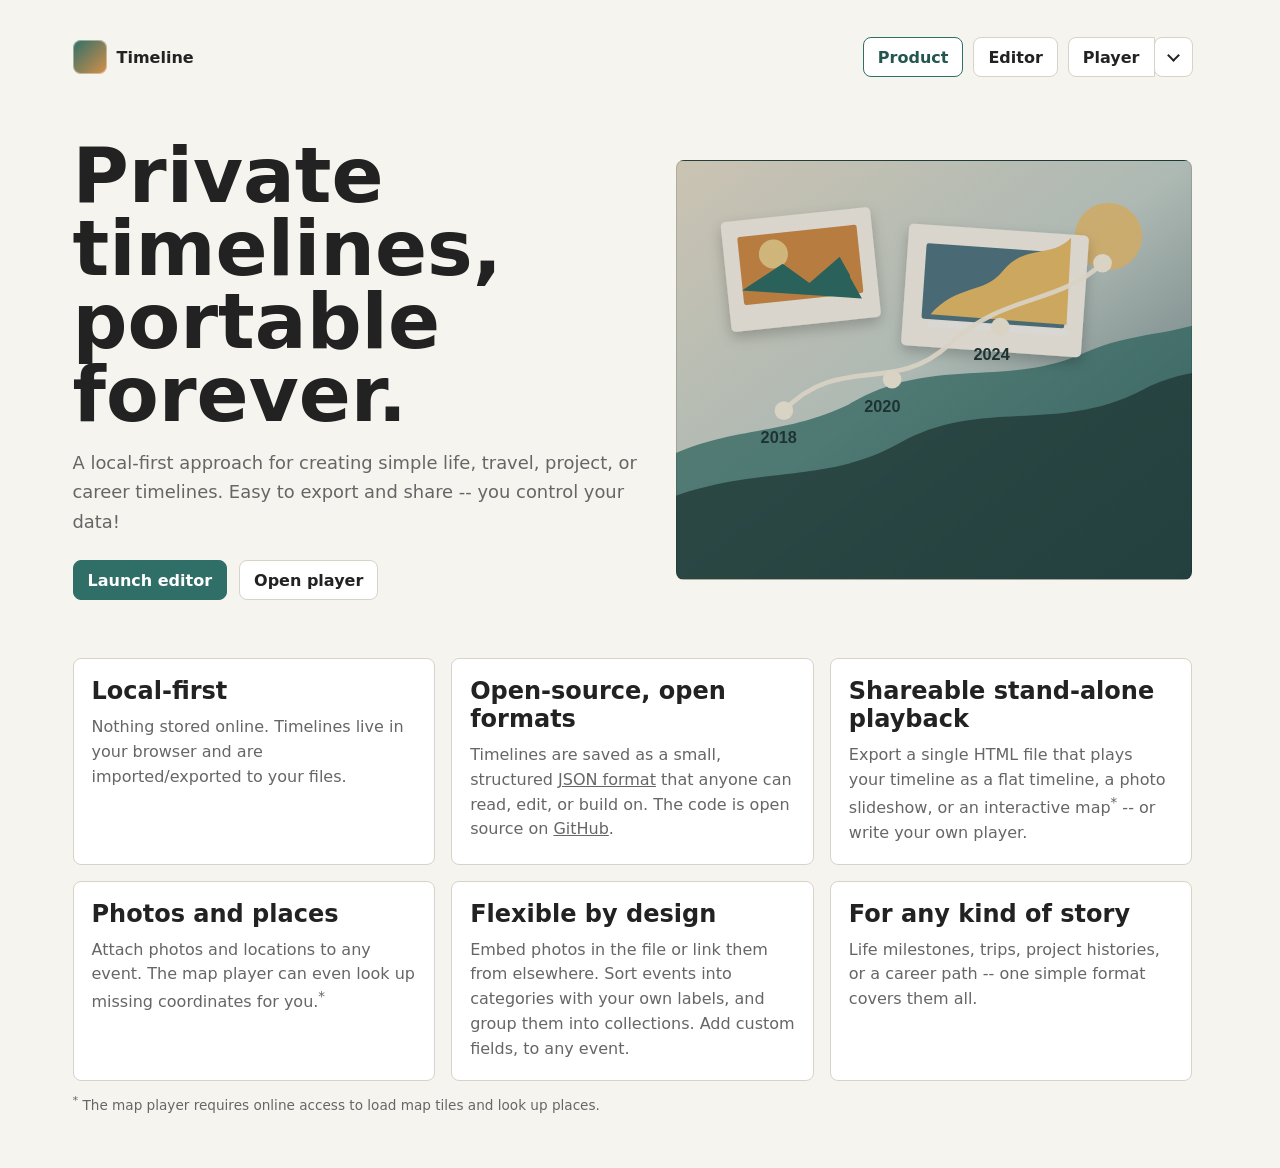
<file: index.html>
<!doctype html>
<html lang="en">
  <head>
    <meta charset="utf-8">
    <meta name="viewport" content="width=device-width, initial-scale=1">
    <title>Timeline</title>
    <link rel="stylesheet" href="styles.css">
  </head>
  <body>
    <main class="app-shell">
      <header class="topbar">
        <div class="brand">
          <span class="brand-mark" aria-hidden="true"></span>
          <span>Timeline</span>
        </div>
        <nav class="nav-links" aria-label="App pages">
          <a class="button" href="index.html" aria-current="page">Product</a>
          <a class="button" href="editor.html">Editor</a>
          <a class="button" href="player.html" data-nav="player">Player</a>
        </nav>
      </header>

      <section class="hero">
        <div>
          <h1>Private timelines, portable forever.</h1>
          <p class="lede">
            A local-first approach for creating simple life, travel, project, or career timelines.
            Easy to export and share -- you control your data!
          </p>
          <div class="button-row">
            <a class="button primary" href="editor.html">Launch editor</a>
            <a class="button" href="player.html">Open player</a>
          </div>
        </div>
        <div class="product-visual" aria-label="Timeline scrapbook preview"></div>
      </section>

      <section class="info-grid" aria-label="Product overview">
        <article class="info-card">
          <h2>Local-first</h2>
          <p>Nothing stored online.  Timelines live in your browser and are imported/exported to your files.</p>
        </article>
        <article class="info-card">
          <h2>Open-source, open formats</h2>
          <p>Timelines are saved as a small, structured <a href="json-format.html">JSON format</a> that anyone can read, edit, or build on. The code is open source on <a href="https://github.com/kirk-the-jerk/Timeline" target="_blank" rel="noopener">GitHub</a>.</p>
        </article>
        <article class="info-card">
          <h2>Shareable stand-alone playback</h2>
          <p>Export a single HTML file that plays your timeline as a flat timeline, a photo slideshow, or an interactive map<sup>*</sup> -- or write your own player.</p>
        </article>
        <article class="info-card">
          <h2>Photos and places</h2>
          <p>Attach photos and locations to any event. The map player can even look up missing coordinates for you.<sup>*</sup></p>
        </article>
        <article class="info-card">
          <h2>Flexible by design</h2>
          <p>Embed photos in the file or link them from elsewhere. Sort events into categories with your own labels, and group them into collections. Add custom fields, to any event.</p>
        </article>
        <article class="info-card">
          <h2>For any kind of story</h2>
          <p>Life milestones, trips, project histories, or a career path -- one simple format covers them all.</p>
        </article>
      </section>
      <p class="footnote"><sup>*</sup> The map player requires online access to load map tiles and look up places.</p>
    </main>

    <script type="module">
      import { initNav } from "./src/nav.js";
      initNav();
    </script>
  </body>
</html>
</file>
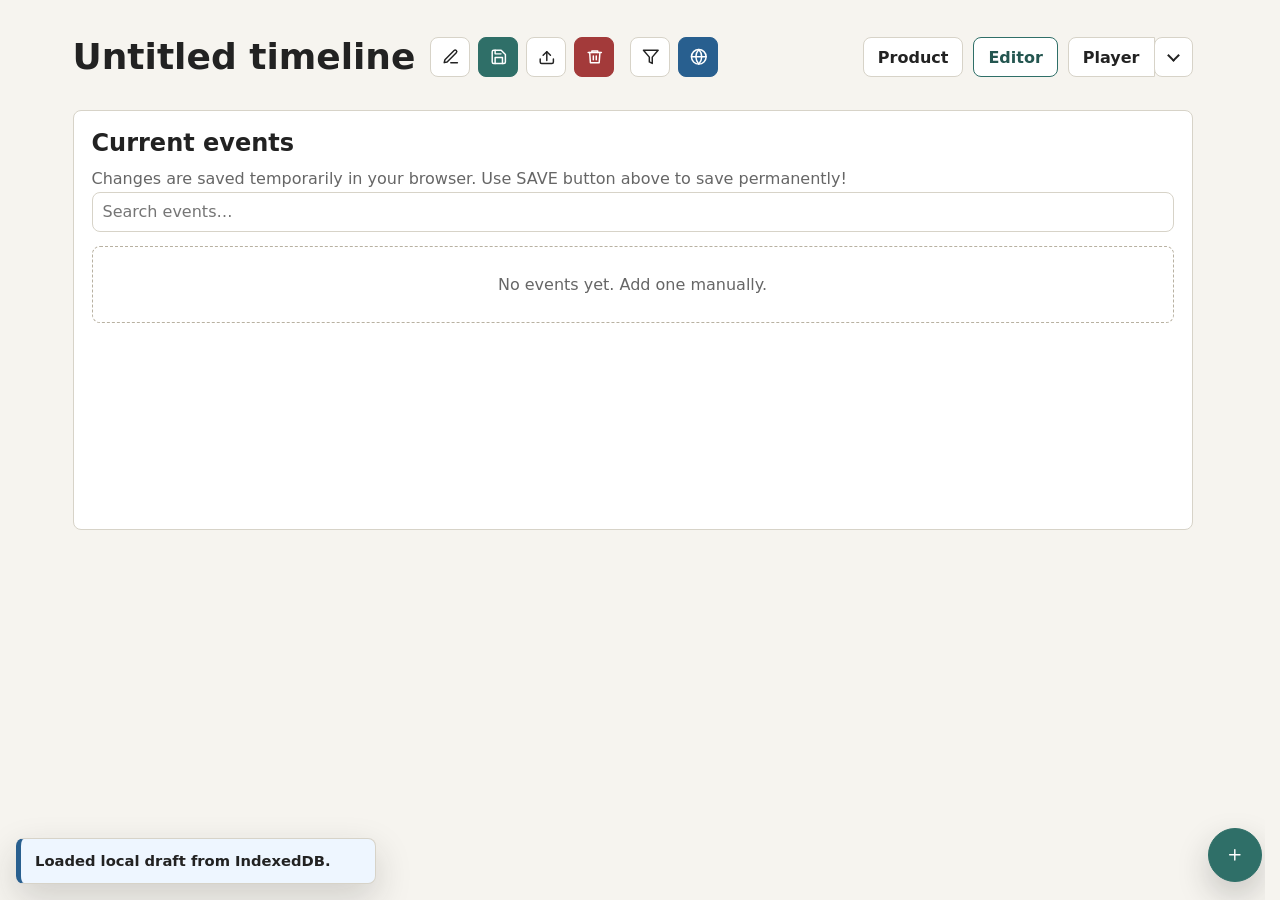
<file: editor.html>
<!doctype html>
<html lang="en">
  <head>
    <meta charset="utf-8">
    <meta name="viewport" content="width=device-width, initial-scale=1">
    <title>Timeline Editor</title>
    <link rel="stylesheet" href="vendor/leaflet/leaflet.css">
    <link rel="stylesheet" href="styles.css">
  </head>
  <body>
    <main class="app-shell">
      <header class="topbar">
        <div class="timeline-title-editor">
          <div class="title-row" id="title-display">
            <div class="title-display">
              <span id="timeline-title-text">Untitled timeline</span>
            </div>
            <div class="header-actions" id="header-actions">
              <button class="icon-button" type="button" id="edit-title-trigger" aria-label="Edit timeline title" title="Edit title">
                <svg class="icon" viewBox="0 0 24 24" aria-hidden="true">
                  <path d="M12 20h9"></path>
                  <path d="M16.5 3.5a2.1 2.1 0 0 1 3 3L7 19l-4 1 1-4Z"></path>
                </svg>
              </button>
              <button class="icon-button primary" type="button" id="open-save-dialog" aria-label="Save timeline" title="Save">
                <svg class="icon" viewBox="0 0 24 24" aria-hidden="true">
                  <path d="M15.2 3H5a2 2 0 0 0-2 2v14a2 2 0 0 0 2 2h14a2 2 0 0 0 2-2V8.8Z"></path>
                  <path d="M17 21v-8H7v8"></path>
                  <path d="M7 3v5h8"></path>
                </svg>
              </button>
              <button class="icon-button" type="button" id="open-load-file" aria-label="Load timeline file" title="Load">
                <svg class="icon" viewBox="0 0 24 24" aria-hidden="true">
                  <path d="M21 15v4a2 2 0 0 1-2 2H5a2 2 0 0 1-2-2v-4"></path>
                  <path d="m7 10 5-5 5 5"></path>
                  <path d="M12 5v12"></path>
                </svg>
              </button>
              <button class="icon-button danger" type="button" id="clear-timeline" aria-label="Clear local draft" title="Clear">
                <svg class="icon" viewBox="0 0 24 24" aria-hidden="true">
                  <path d="M3 6h18"></path>
                  <path d="M8 6V4h8v2"></path>
                  <path d="m19 6-1 14H6L5 6"></path>
                  <path d="M10 11v5"></path>
                  <path d="M14 11v5"></path>
                </svg>
              </button>
              <button class="icon-button header-action-gap" type="button" id="open-filter-dialog" aria-label="Filter events" title="Filter">
                <svg class="icon" viewBox="0 0 24 24" aria-hidden="true">
                  <path d="M22 3H2l8 9.46V19l4 2v-8.54Z"></path>
                </svg>
              </button>
              <button class="icon-button info" type="button" id="lookup-missing-coordinates" aria-label="Fix missing coordinates" title="Fix missing coordinates">
                <svg class="icon" viewBox="0 0 24 24" aria-hidden="true">
                  <circle cx="12" cy="12" r="10"></circle>
                  <path d="M2 12h20"></path>
                  <path d="M12 2a15.3 15.3 0 0 1 4 10 15.3 15.3 0 0 1-4 10 15.3 15.3 0 0 1-4-10 15.3 15.3 0 0 1 4-10Z"></path>
                </svg>
              </button>
              <input class="sr-only" id="load-file" type="file">
            </div>
          </div>
          <div class="title-edit-controls" id="title-edit-controls" hidden>
            <label class="sr-only" for="timeline-title">Timeline title</label>
            <input id="timeline-title" type="text" autocomplete="off">
            <button class="icon-button primary" type="button" id="save-title" aria-label="Save timeline title">
              <svg class="icon" viewBox="0 0 24 24" aria-hidden="true">
                <path d="m20 6-11 11-5-5"></path>
              </svg>
            </button>
            <button class="icon-button" type="button" id="cancel-title" aria-label="Cancel title edit">
              <svg class="icon" viewBox="0 0 24 24" aria-hidden="true">
                <path d="M18 6 6 18"></path>
                <path d="m6 6 12 12"></path>
              </svg>
            </button>
          </div>
        </div>
        <nav class="nav-links" aria-label="App pages">
          <a class="button" href="index.html">Product</a>
          <a class="button" href="editor.html" aria-current="page">Editor</a>
          <a class="button" href="player.html" data-nav="player">Player</a>
        </nav>
      </header>

      <section class="workspace">
        <section class="panel events-panel">
          <div class="event-list-header">
            <div>
              <h2>Current events</h2>
              <p>Changes are saved temporarily in your browser. Use SAVE button above to save permanently!</p>
            </div>
            <div class="event-search">
              <label class="sr-only" for="event-search">Search events</label>
              <input id="event-search" type="search" placeholder="Search events…" autocomplete="off">
            </div>
          </div>
          <div class="event-list" id="event-list"></div>
        </section>
      </section>
    </main>

    <div class="event-editor-shell" id="event-editor-shell" hidden>
      <button class="event-editor-backdrop" type="button" id="event-editor-backdrop" aria-label="Close event editor"></button>
      <aside class="event-editor-panel" role="dialog" aria-modal="true" aria-labelledby="event-form-title">
        <form class="stack" id="timeline-form">
          <div class="event-editor-header">
            <h1 id="event-form-title">Add event</h1>
            <button class="icon-button" type="button" id="close-event-editor" aria-label="Close event editor" title="Close">
              <svg class="icon" viewBox="0 0 24 24" aria-hidden="true">
                <path d="M18 6 6 18"></path>
                <path d="m6 6 12 12"></path>
              </svg>
            </button>
          </div>
            <div class="field">
              <label for="event-type">Event type</label>
              <select id="event-type"></select>
            </div>
            <details class="optional-section" id="event-type-options">
              <summary>
                <span>Custom event type</span>
                <span class="optional-summary" id="event-type-summary">Built-in types</span>
              </summary>
              <div class="event-type-builder">
                <div class="field emoji-field">
                  <label for="custom-event-type-emoji">Emoji</label>
                  <input id="custom-event-type-emoji" type="text" placeholder="🎉" maxlength="16" autocomplete="off">
                </div>
                <div class="field">
                  <label for="custom-event-type-label">Name</label>
                  <input id="custom-event-type-label" type="text" placeholder="Conference" autocomplete="off">
                </div>
                <div class="field add-field-action">
                  <label aria-hidden="true">&nbsp;</label>
                  <button type="button" id="add-custom-event-type">Add type</button>
                </div>
              </div>
              <div class="event-type-hide-actions">
                <button type="button" id="hide-event-type">Hide selected type</button>
                <button type="button" id="show-hidden-event-types" hidden>Show hidden types</button>
                <span class="small" id="hide-event-type-note"></span>
              </div>
            </details>
            <div class="field">
              <label for="event-title">Event title</label>
              <input id="event-title" type="text" placeholder="Started a new project" required autocomplete="off">
            </div>
            <div class="field">
              <label for="event-date">Date</label>
              <input id="event-date" type="date" required>
            </div>
            <div class="field">
              <label for="event-end-date">End date (optional)</label>
              <input id="event-end-date" type="date">
            </div>
            <details class="optional-section" id="datetime-options">
              <summary>
                <span>Time and time zone</span>
                <span class="optional-summary" id="datetime-summary">No time set</span>
              </summary>
              <div class="field">
                <label for="event-time">Time</label>
                <input id="event-time" type="time">
              </div>
              <div class="field">
                <label for="event-end-time">End time</label>
                <input id="event-end-time" type="time">
              </div>
              <div class="field">
                <label for="event-tz">Time zone</label>
                <select id="event-tz"></select>
              </div>
            </details>
            <details class="optional-section" id="location-options">
              <summary>
                <span>Location</span>
                <span class="optional-summary" id="location-summary">No location</span>
              </summary>
              <div class="field">
                <label for="event-location">Location</label>
                <input id="event-location" type="text" placeholder="Vancouver, BC" autocomplete="off">
              </div>
              <div class="field">
                <label for="event-coordinates">Coordinates</label>
                <div class="input-with-button">
                  <input id="event-coordinates" type="text" placeholder="30.7235, -95.5508" autocomplete="off" spellcheck="false" aria-describedby="geo-status">
                  <button type="button" id="lookup-location">Look up</button>
                  <button type="button" id="pick-on-map">Pick on map</button>
                </div>
                <div class="geo-status" id="geo-status" role="status" aria-live="polite" hidden></div>
                <details class="geo-matches" id="geo-matches" hidden>
                  <summary id="geo-matches-summary"></summary>
                  <ul id="geo-match-list"></ul>
                </details>
              </div>
              <div class="lookup-consent" id="lookup-consent" role="group" aria-labelledby="lookup-consent-text" hidden>
                <p id="lookup-consent-text"></p>
                <div class="lookup-consent-actions">
                  <button class="primary" type="button" id="lookup-consent-allow">Allow</button>
                  <button type="button" id="lookup-consent-later">Not now</button>
                </div>
              </div>
              <div class="lookup-settings">
                <span id="lookup-setting-text"></span>
                <button type="button" id="lookup-setting-toggle"></button>
              </div>
              <p class="lookup-attribution">Location search © OpenStreetMap contributors</p>
            </details>
            <details class="optional-section" id="collection-options">
              <summary>
                <span>Collection</span>
                <span class="optional-summary" id="collection-summary">No collection</span>
              </summary>
              <div class="field">
                <label for="event-collection">Collection</label>
                <input id="event-collection" type="text" list="collection-suggestions" placeholder="Japan 2026" autocomplete="off">
                <datalist id="collection-suggestions"></datalist>
              </div>
            </details>
            <details class="optional-section" id="image-options">
              <summary>
                <span>Image gallery</span>
                <span class="optional-summary" id="image-summary">No image</span>
              </summary>
              <div class="field-grid">
                <div class="field">
                  <label for="event-image-link">Image URL</label>
                  <input id="event-image-link" type="url" placeholder="https://example.com/photo.jpg" autocomplete="off">
                </div>
                <div class="field add-field-action">
                  <label aria-hidden="true">&nbsp;</label>
                  <button type="button" id="add-image-link">Add URL</button>
                </div>
              </div>
              <div class="field">
                <label for="event-image-file">Embedded images</label>
                <input id="event-image-file" type="file" accept="image/*" multiple>
              </div>
              <div class="drop-zone image-drop-zone" id="image-drop-zone" tabindex="0">
                <div>
                  <strong>Drop or paste images</strong>
                  <div class="small">Uploads are resized to 960px and compressed. For full quality, add an image link instead.</div>
                </div>
              </div>
              <div class="image-preview" id="image-preview"></div>
            </details>

            <details class="optional-section" id="fields-options">
              <summary>
                <span>Extra fields</span>
                <span class="optional-summary" id="fields-summary">No extra fields</span>
              </summary>
              <div class="field-grid">
                <div class="field">
                  <label for="field-preset">Preset field</label>
                  <select id="field-preset"></select>
                </div>
                <div class="field add-field-action">
                  <label aria-hidden="true">&nbsp;</label>
                  <button type="button" id="add-preset-field">Add preset</button>
                </div>
              </div>
              <div class="field-grid">
                <div class="field">
                  <label for="custom-field-label">Custom field</label>
                  <input id="custom-field-label" type="text" placeholder="Favorite meal" autocomplete="off">
                </div>
                <div class="field add-field-action">
                  <label aria-hidden="true">&nbsp;</label>
                  <button type="button" id="add-custom-field">Add custom</button>
                </div>
              </div>
              <div class="custom-fields" id="custom-fields"></div>
            </details>

            <div class="button-row">
              <button class="primary" type="submit" id="submit-event">Add event</button>
              <button type="button" id="cancel-edit" hidden>Cancel edit</button>
            </div>
          </form>
      </aside>
    </div>

    <button class="floating-add-button primary" type="button" id="floating-add-event" aria-controls="event-editor-shell" aria-expanded="false" aria-label="Add event" title="Add event">
      <svg class="icon" viewBox="0 0 24 24" aria-hidden="true">
        <path d="M12 5v14"></path>
        <path d="M5 12h14"></path>
      </svg>
    </button>

    <button class="floating-add-button floating-top-button primary" type="button" id="scroll-to-top" aria-label="Scroll to top" title="Back to top" hidden>
      <svg class="icon" viewBox="0 0 24 24" aria-hidden="true">
        <path d="m18 15-6-6-6 6"></path>
      </svg>
    </button>

    <div class="toast-region" id="toast-region" aria-live="polite" aria-atomic="false"></div>

    <dialog class="modal" id="save-dialog">
      <div class="modal-panel">
        <header class="modal-header">
          <h2>Save timeline</h2>
          <button class="icon-button" type="button" id="close-save-dialog" aria-label="Close save dialog">
            <svg class="icon" viewBox="0 0 24 24" aria-hidden="true">
              <path d="M18 6 6 18"></path>
              <path d="m6 6 12 12"></path>
            </svg>
          </button>
        </header>
        <form class="stack" id="save-form">
          <div class="field">
            <label for="export-timeline-title">Saved timeline name</label>
            <input id="export-timeline-title" type="text" autocomplete="off" required>
            <div class="small">Used inside the saved file without changing the timeline being edited.</div>
          </div>
          <fieldset class="save-options">
            <legend class="sr-only">Save format</legend>
            <label class="save-option">
              <input type="radio" name="save-format" value="json" checked>
              <span>
                <strong>JSON</strong>
                <span class="small">Timeline data with embedded image media in the JSON.</span>
              </span>
              <span class="info-button" tabindex="0" title="Best for editing later in this app. Embedded image data stays inside the JSON, so files can become large.">i</span>
            </label>
            <label class="save-option">
              <input type="radio" name="save-format" value="html-single">
              <span>
                <strong>HTML single</strong>
                <span class="small">One browser-openable HTML file with images embedded.</span>
              </span>
              <span class="info-button" tabindex="0" title="Best for sharing one file. Timeline data, styles, script, and embedded JPEG image data are all inside the HTML.">i</span>
            </label>
          </fieldset>
          <div class="field" id="html-player-field" hidden>
            <label for="html-player-type">HTML player</label>
            <select id="html-player-type"></select>
            <div class="small">HTML exports embed the selected player.</div>
          </div>
          <div class="field">
            <label for="export-scope">Export scope</label>
            <select id="export-scope">
              <option value="all">All events</option>
              <option value="event-types">Event types</option>
              <option value="collection">Collections</option>
            </select>
          </div>
          <details class="optional-section export-collections-section" id="export-collections-options" hidden>
            <summary>
              <span>Exported collections</span>
              <span class="optional-summary" id="export-collections-summary">All collections</span>
            </summary>
            <div class="export-collection-list" id="export-collections"></div>
            <div class="export-event-actions">
              <button type="button" id="select-all-export-collections">Select all</button>
              <button type="button" id="clear-export-collections">Clear</button>
            </div>
          </details>
          <details class="optional-section export-events-section" id="export-events-options">
            <summary>
              <span>Exported events</span>
              <span class="optional-summary" id="export-events-summary">All event types</span>
            </summary>
            <div class="export-event-types" id="export-event-types"></div>
            <div class="export-event-actions">
              <button type="button" id="select-all-export-events">Select all</button>
              <button type="button" id="clear-export-events">Clear</button>
            </div>
          </details>
          <div class="export-warning" id="export-link-warning" role="note" hidden></div>
          <div class="save-actions">
            <button class="primary" type="submit" id="save-submit">Save</button>
          </div>
        </form>
        <div class="modal-status" id="save-dialog-status" role="status"></div>
      </div>
    </dialog>

    <dialog class="modal" id="filter-dialog">
      <div class="modal-panel">
        <header class="modal-header">
          <h2>Filter events</h2>
          <button class="icon-button" type="button" id="close-filter-dialog" aria-label="Close filter dialog">
            <svg class="icon" viewBox="0 0 24 24" aria-hidden="true">
              <path d="M18 6 6 18"></path>
              <path d="m6 6 12 12"></path>
            </svg>
          </button>
        </header>
        <div class="stack">
          <div class="small">Only changes what is listed here. Saving still writes every event.</div>
          <details class="optional-section export-collections-section" id="filter-collections-options" open>
            <summary>
              <span>Collections</span>
              <span class="optional-summary" id="filter-collections-summary">All collections</span>
            </summary>
            <div class="export-collection-list" id="filter-collections"></div>
            <div class="export-event-actions">
              <button type="button" id="select-all-filter-collections">Select all</button>
              <button type="button" id="clear-filter-collections">Clear</button>
            </div>
          </details>
          <details class="optional-section export-events-section" id="filter-types-options" open>
            <summary>
              <span>Event types</span>
              <span class="optional-summary" id="filter-types-summary">All event types</span>
            </summary>
            <div class="export-event-types" id="filter-types"></div>
            <div class="export-event-actions">
              <button type="button" id="select-all-filter-types">Select all</button>
              <button type="button" id="clear-filter-types">Clear</button>
            </div>
          </details>
          <div class="save-actions">
            <button type="button" id="reset-filters">Reset filters</button>
          </div>
        </div>
      </div>
    </dialog>

    <dialog class="modal" id="load-dialog">
      <div class="modal-panel">
        <header class="modal-header">
          <h2>Load timeline</h2>
          <button class="icon-button" type="button" id="close-load-dialog" aria-label="Close load dialog">
            <svg class="icon" viewBox="0 0 24 24" aria-hidden="true">
              <path d="M18 6 6 18"></path>
              <path d="m6 6 12 12"></path>
            </svg>
          </button>
        </header>
        <div class="progress-track" aria-label="Load progress">
          <div class="progress-bar" id="load-progress-bar"></div>
        </div>
        <div class="load-log" id="load-log" role="status"></div>
      </div>
    </dialog>

    <script src="vendor/leaflet/leaflet.js"></script>
    <script type="module" src="src/editor.js"></script>
  </body>
</html>
</file>
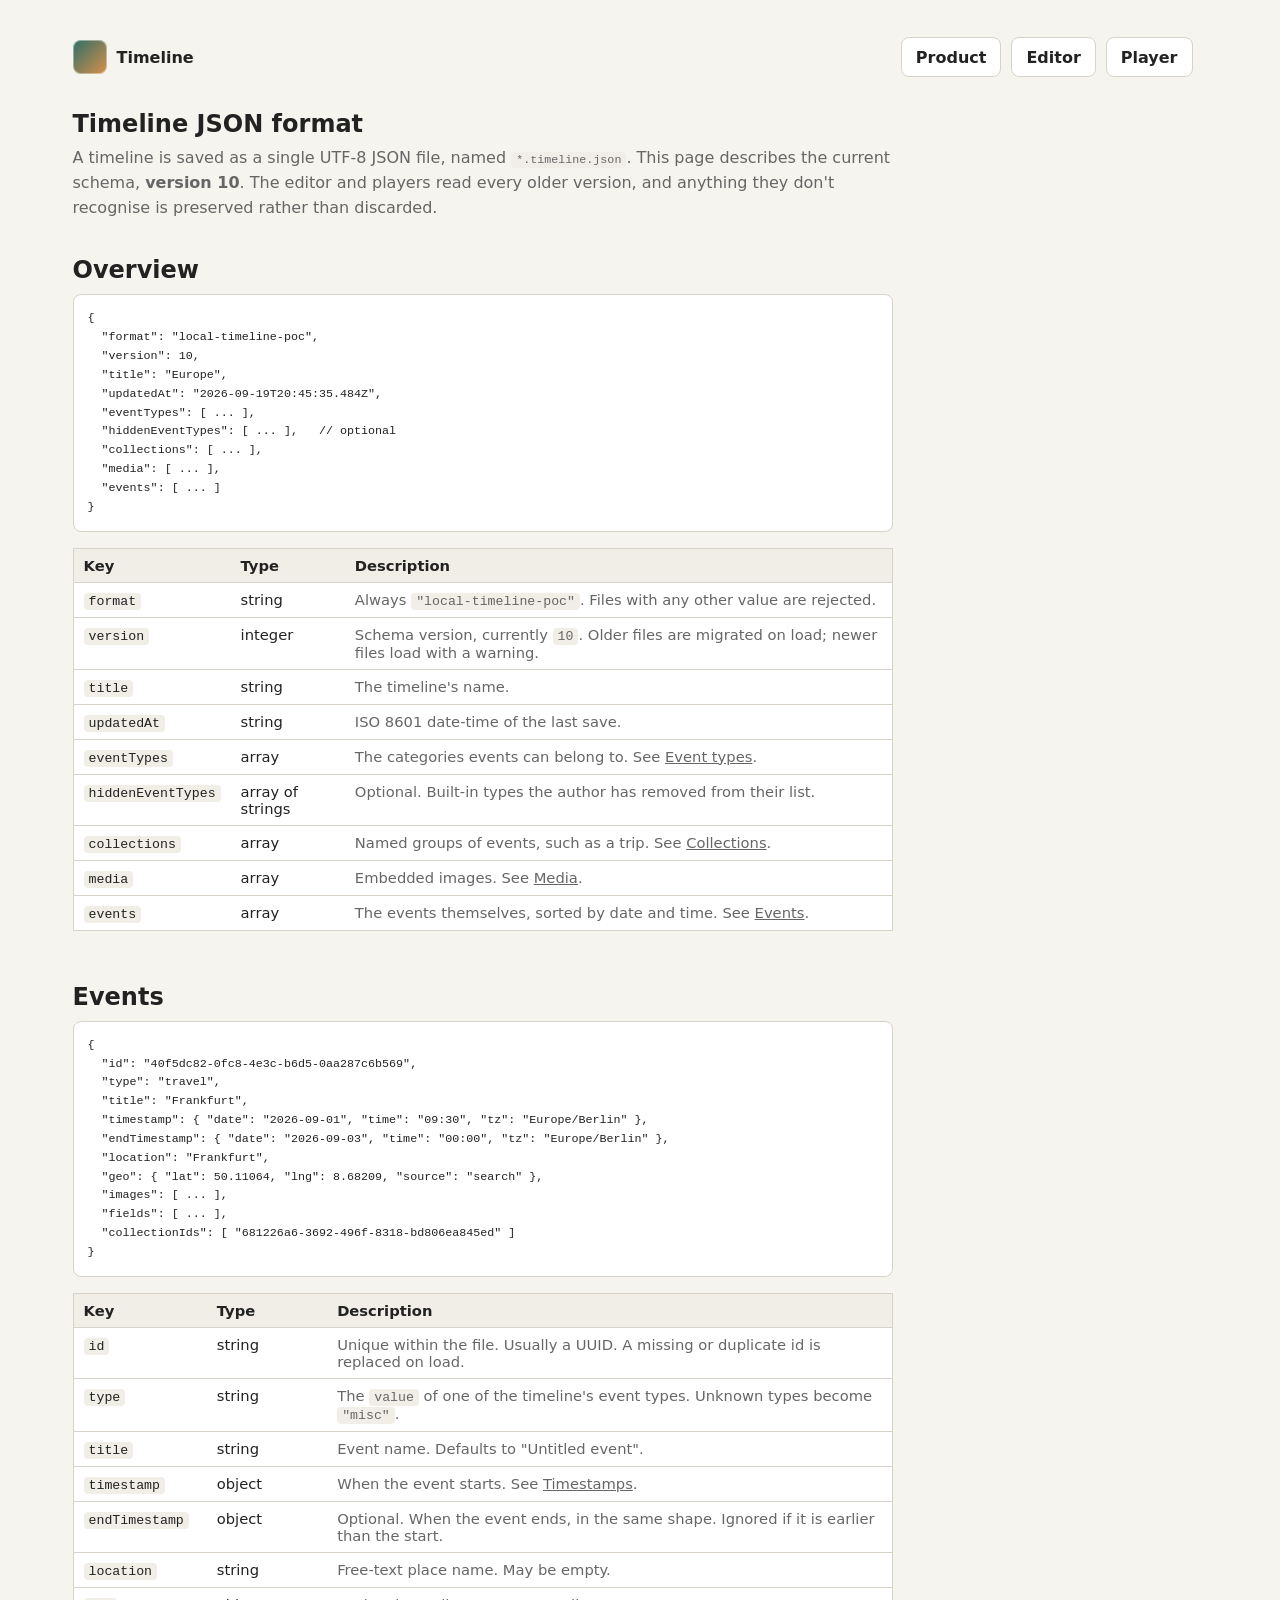
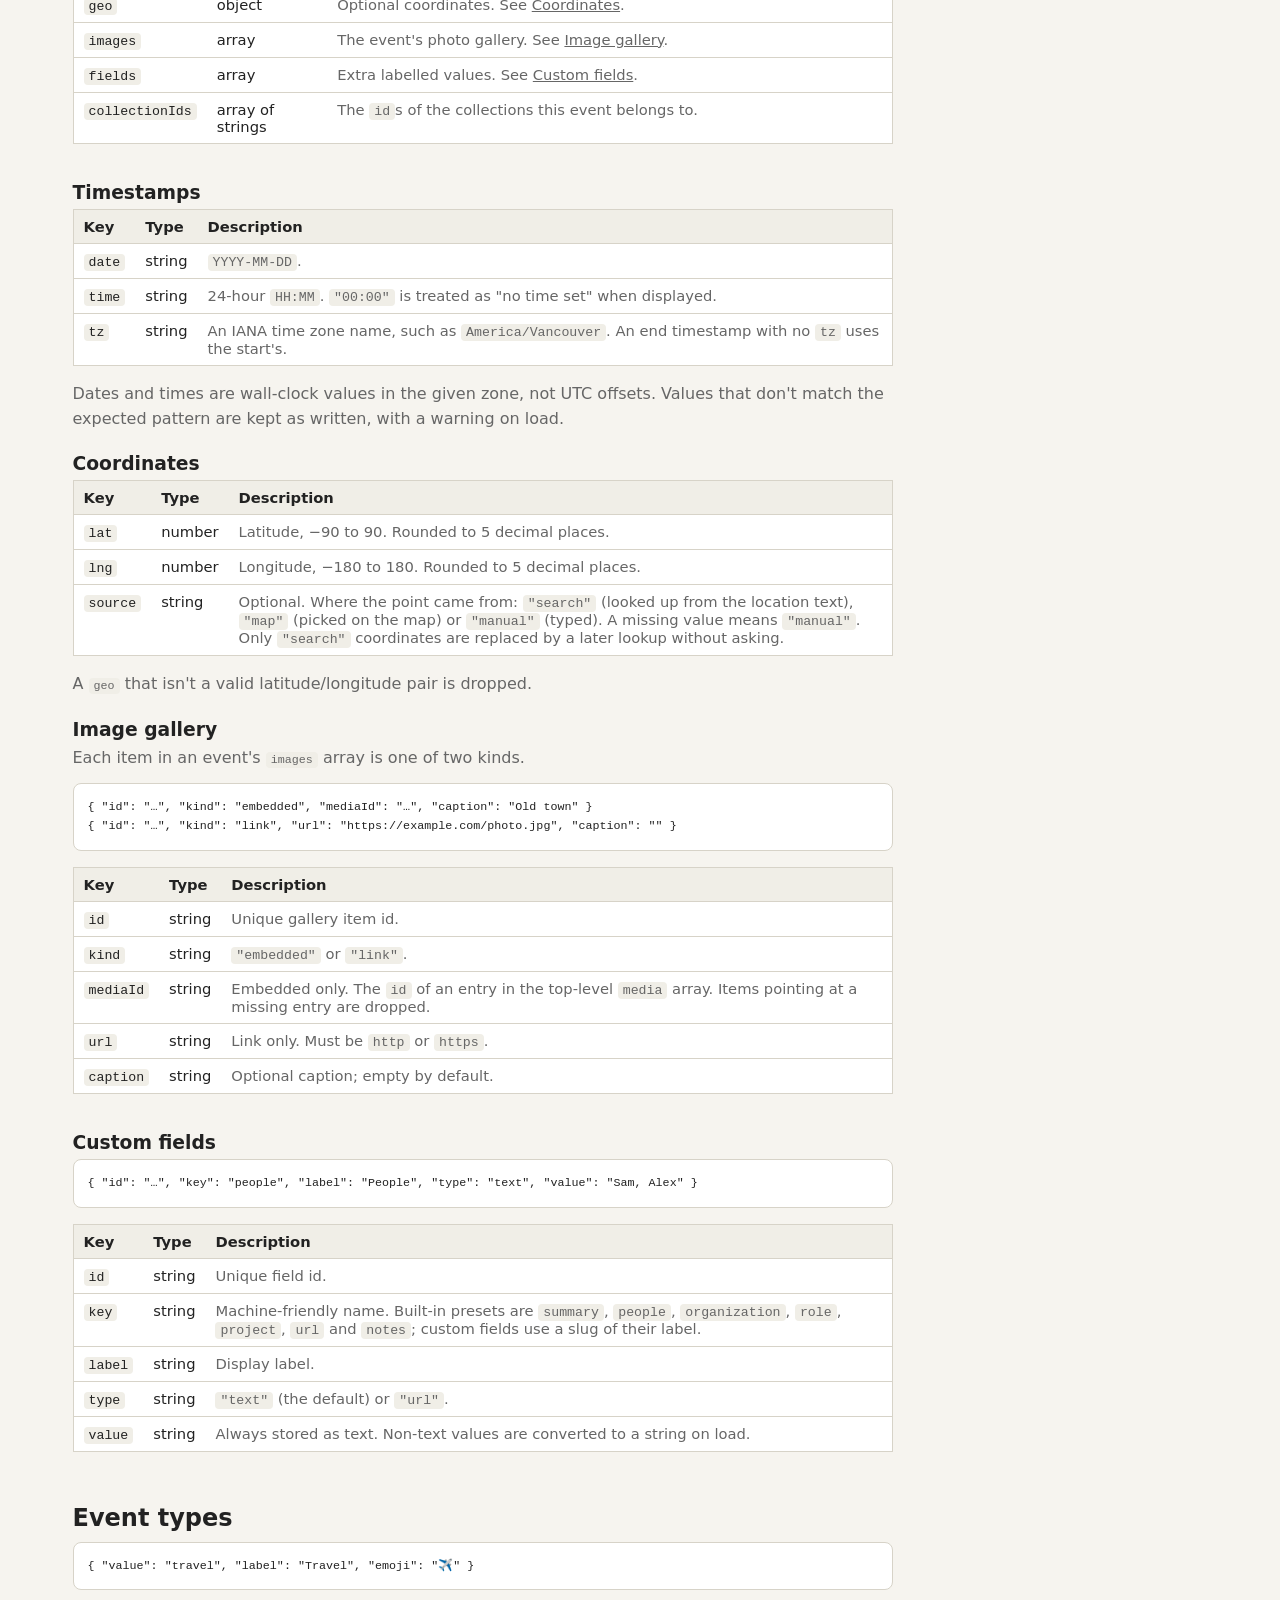
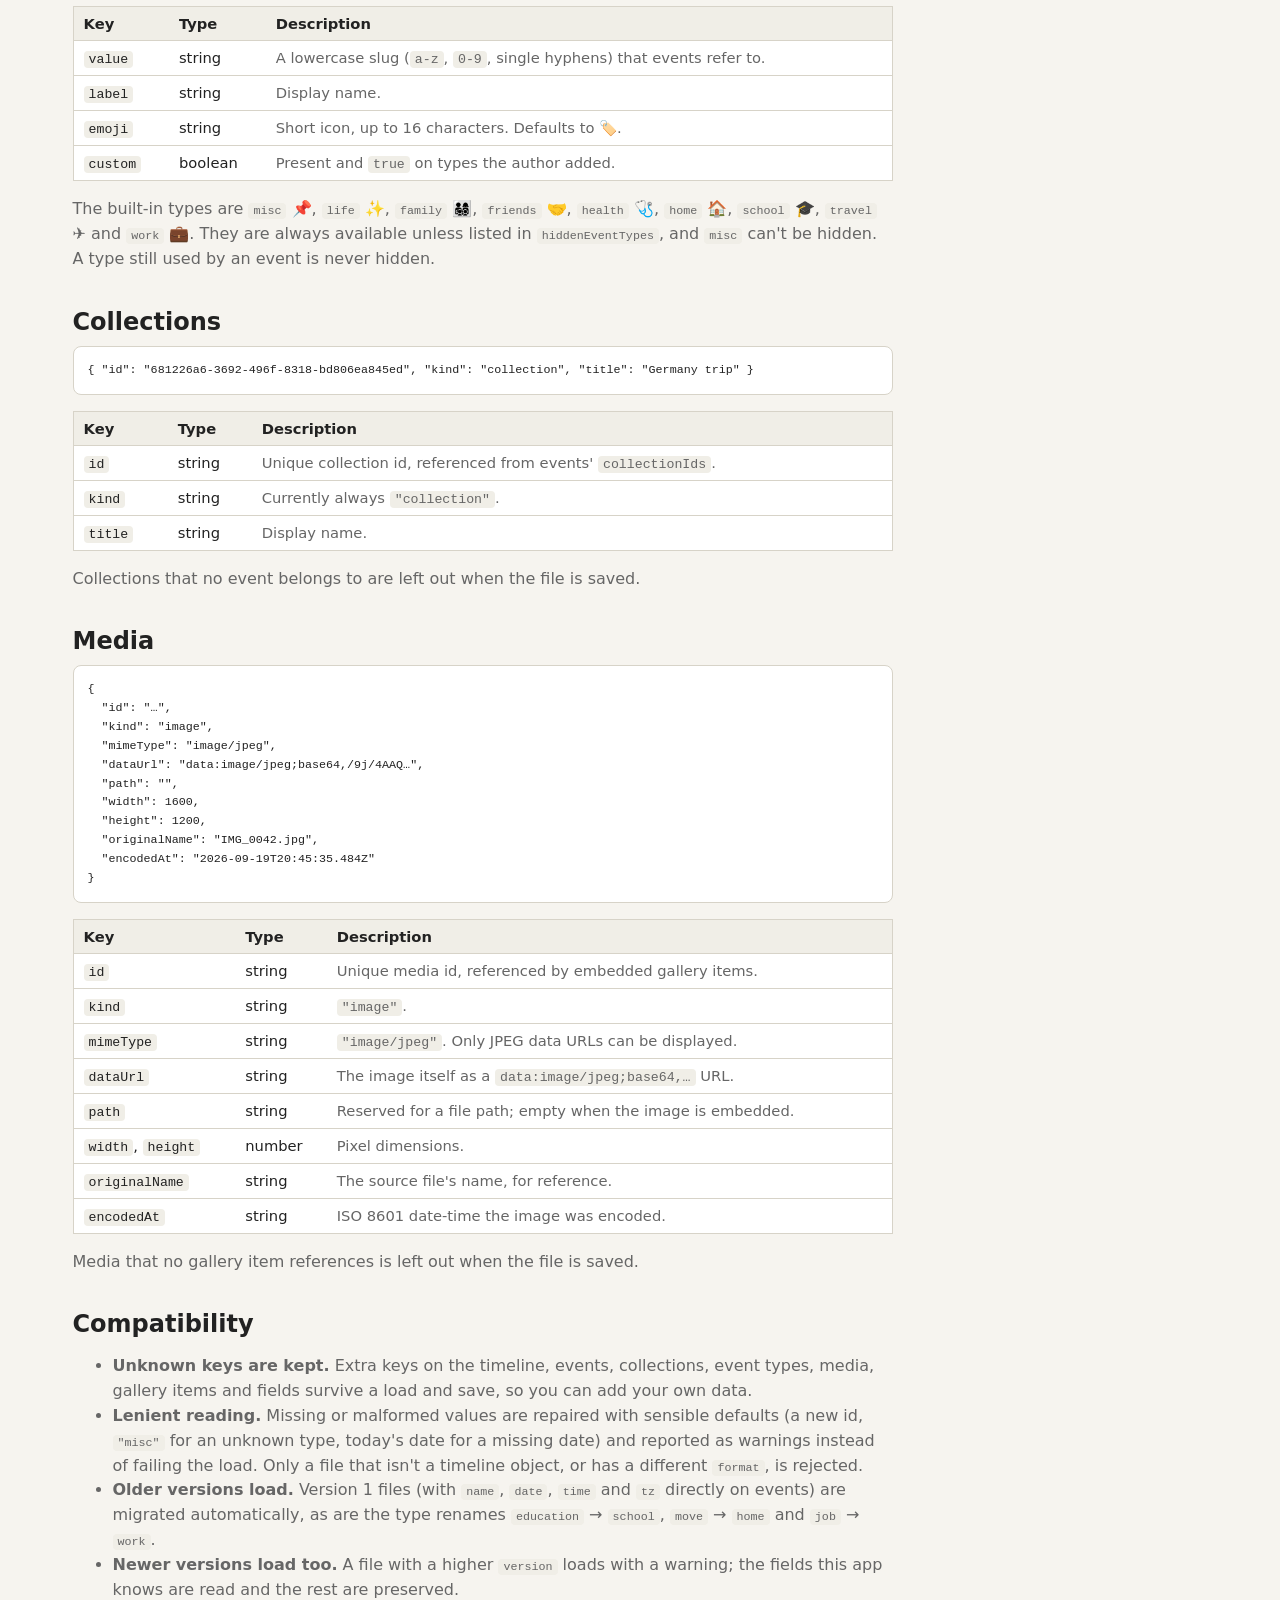
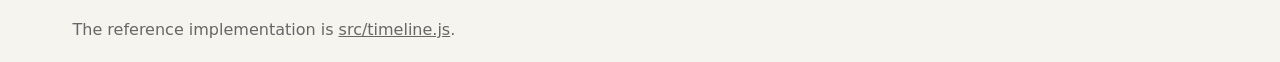
<file: json-format.html>
<!doctype html>
<html lang="en">
  <head>
    <meta charset="utf-8">
    <meta name="viewport" content="width=device-width, initial-scale=1">
    <title>Timeline JSON format</title>
    <link rel="stylesheet" href="styles.css">
    <style>
      .doc { max-width: 820px; }
      .doc h1 { margin: 0 0 8px; letter-spacing: 0; }
      .doc h2 { margin: 36px 0 10px; letter-spacing: 0; }
      .doc h3 { margin: 22px 0 6px; letter-spacing: 0; }
      .doc p, .doc li { color: var(--muted); line-height: 1.55; }
      .doc p { margin: 0 0 12px; }
      .doc code { background: var(--panel-soft); border-radius: 4px; padding: 1px 5px; font-size: 0.9em; }
      .doc pre { background: var(--panel); border: 1px solid var(--line); border-radius: 8px; padding: 14px; overflow-x: auto; margin: 0 0 16px; line-height: 1.45; }
      .doc pre code { background: none; padding: 0; }
      .doc table { width: 100%; border-collapse: collapse; margin: 0 0 16px; background: var(--panel); border: 1px solid var(--line); }
      .doc th, .doc td { text-align: left; vertical-align: top; padding: 8px 10px; border-bottom: 1px solid var(--line); font-size: 0.92rem; }
      .doc th { background: var(--panel-soft); }
      .doc td:last-child { color: var(--muted); }
      .table-scroll { overflow-x: auto; }
    </style>
  </head>
  <body>
    <main class="app-shell">
      <header class="topbar">
        <div class="brand">
          <span class="brand-mark" aria-hidden="true"></span>
          <span>Timeline</span>
        </div>
        <nav class="nav-links" aria-label="App pages">
          <a class="button" href="index.html">Product</a>
          <a class="button" href="editor.html">Editor</a>
          <a class="button" href="player.html" data-nav="player">Player</a>
        </nav>
      </header>

      <article class="doc">
        <h1>Timeline JSON format</h1>
        <p>A timeline is saved as a single UTF-8 JSON file, named <code>*.timeline.json</code>. This page describes the current schema, <strong>version 10</strong>. The editor and players read every older version, and anything they don't recognise is preserved rather than discarded.</p>

        <h2>Overview</h2>
        <pre><code>{
  "format": "local-timeline-poc",
  "version": 10,
  "title": "Europe",
  "updatedAt": "2026-09-19T20:45:35.484Z",
  "eventTypes": [ ... ],
  "hiddenEventTypes": [ ... ],   // optional
  "collections": [ ... ],
  "media": [ ... ],
  "events": [ ... ]
}</code></pre>
        <div class="table-scroll">
          <table>
            <thead><tr><th>Key</th><th>Type</th><th>Description</th></tr></thead>
            <tbody>
              <tr><td><code>format</code></td><td>string</td><td>Always <code>"local-timeline-poc"</code>. Files with any other value are rejected.</td></tr>
              <tr><td><code>version</code></td><td>integer</td><td>Schema version, currently <code>10</code>. Older files are migrated on load; newer files load with a warning.</td></tr>
              <tr><td><code>title</code></td><td>string</td><td>The timeline's name.</td></tr>
              <tr><td><code>updatedAt</code></td><td>string</td><td>ISO 8601 date-time of the last save.</td></tr>
              <tr><td><code>eventTypes</code></td><td>array</td><td>The categories events can belong to. See <a href="#event-types">Event types</a>.</td></tr>
              <tr><td><code>hiddenEventTypes</code></td><td>array of strings</td><td>Optional. Built-in types the author has removed from their list.</td></tr>
              <tr><td><code>collections</code></td><td>array</td><td>Named groups of events, such as a trip. See <a href="#collections">Collections</a>.</td></tr>
              <tr><td><code>media</code></td><td>array</td><td>Embedded images. See <a href="#media">Media</a>.</td></tr>
              <tr><td><code>events</code></td><td>array</td><td>The events themselves, sorted by date and time. See <a href="#events">Events</a>.</td></tr>
            </tbody>
          </table>
        </div>

        <h2 id="events">Events</h2>
        <pre><code>{
  "id": "40f5dc82-0fc8-4e3c-b6d5-0aa287c6b569",
  "type": "travel",
  "title": "Frankfurt",
  "timestamp": { "date": "2026-09-01", "time": "09:30", "tz": "Europe/Berlin" },
  "endTimestamp": { "date": "2026-09-03", "time": "00:00", "tz": "Europe/Berlin" },
  "location": "Frankfurt",
  "geo": { "lat": 50.11064, "lng": 8.68209, "source": "search" },
  "images": [ ... ],
  "fields": [ ... ],
  "collectionIds": [ "681226a6-3692-496f-8318-bd806ea845ed" ]
}</code></pre>
        <div class="table-scroll">
          <table>
            <thead><tr><th>Key</th><th>Type</th><th>Description</th></tr></thead>
            <tbody>
              <tr><td><code>id</code></td><td>string</td><td>Unique within the file. Usually a UUID. A missing or duplicate id is replaced on load.</td></tr>
              <tr><td><code>type</code></td><td>string</td><td>The <code>value</code> of one of the timeline's event types. Unknown types become <code>"misc"</code>.</td></tr>
              <tr><td><code>title</code></td><td>string</td><td>Event name. Defaults to "Untitled event".</td></tr>
              <tr><td><code>timestamp</code></td><td>object</td><td>When the event starts. See <a href="#timestamps">Timestamps</a>.</td></tr>
              <tr><td><code>endTimestamp</code></td><td>object</td><td>Optional. When the event ends, in the same shape. Ignored if it is earlier than the start.</td></tr>
              <tr><td><code>location</code></td><td>string</td><td>Free-text place name. May be empty.</td></tr>
              <tr><td><code>geo</code></td><td>object</td><td>Optional coordinates. See <a href="#geo">Coordinates</a>.</td></tr>
              <tr><td><code>images</code></td><td>array</td><td>The event's photo gallery. See <a href="#images">Image gallery</a>.</td></tr>
              <tr><td><code>fields</code></td><td>array</td><td>Extra labelled values. See <a href="#fields">Custom fields</a>.</td></tr>
              <tr><td><code>collectionIds</code></td><td>array of strings</td><td>The <code>id</code>s of the collections this event belongs to.</td></tr>
            </tbody>
          </table>
        </div>

        <h3 id="timestamps">Timestamps</h3>
        <div class="table-scroll">
          <table>
            <thead><tr><th>Key</th><th>Type</th><th>Description</th></tr></thead>
            <tbody>
              <tr><td><code>date</code></td><td>string</td><td><code>YYYY-MM-DD</code>.</td></tr>
              <tr><td><code>time</code></td><td>string</td><td>24-hour <code>HH:MM</code>. <code>"00:00"</code> is treated as "no time set" when displayed.</td></tr>
              <tr><td><code>tz</code></td><td>string</td><td>An IANA time zone name, such as <code>America/Vancouver</code>. An end timestamp with no <code>tz</code> uses the start's.</td></tr>
            </tbody>
          </table>
        </div>
        <p>Dates and times are wall-clock values in the given zone, not UTC offsets. Values that don't match the expected pattern are kept as written, with a warning on load.</p>

        <h3 id="geo">Coordinates</h3>
        <div class="table-scroll">
          <table>
            <thead><tr><th>Key</th><th>Type</th><th>Description</th></tr></thead>
            <tbody>
              <tr><td><code>lat</code></td><td>number</td><td>Latitude, −90 to 90. Rounded to 5 decimal places.</td></tr>
              <tr><td><code>lng</code></td><td>number</td><td>Longitude, −180 to 180. Rounded to 5 decimal places.</td></tr>
              <tr><td><code>source</code></td><td>string</td><td>Optional. Where the point came from: <code>"search"</code> (looked up from the location text), <code>"map"</code> (picked on the map) or <code>"manual"</code> (typed). A missing value means <code>"manual"</code>. Only <code>"search"</code> coordinates are replaced by a later lookup without asking.</td></tr>
            </tbody>
          </table>
        </div>
        <p>A <code>geo</code> that isn't a valid latitude/longitude pair is dropped.</p>

        <h3 id="images">Image gallery</h3>
        <p>Each item in an event's <code>images</code> array is one of two kinds.</p>
        <pre><code>{ "id": "…", "kind": "embedded", "mediaId": "…", "caption": "Old town" }
{ "id": "…", "kind": "link", "url": "https://example.com/photo.jpg", "caption": "" }</code></pre>
        <div class="table-scroll">
          <table>
            <thead><tr><th>Key</th><th>Type</th><th>Description</th></tr></thead>
            <tbody>
              <tr><td><code>id</code></td><td>string</td><td>Unique gallery item id.</td></tr>
              <tr><td><code>kind</code></td><td>string</td><td><code>"embedded"</code> or <code>"link"</code>.</td></tr>
              <tr><td><code>mediaId</code></td><td>string</td><td>Embedded only. The <code>id</code> of an entry in the top-level <code>media</code> array. Items pointing at a missing entry are dropped.</td></tr>
              <tr><td><code>url</code></td><td>string</td><td>Link only. Must be <code>http</code> or <code>https</code>.</td></tr>
              <tr><td><code>caption</code></td><td>string</td><td>Optional caption; empty by default.</td></tr>
            </tbody>
          </table>
        </div>

        <h3 id="fields">Custom fields</h3>
        <pre><code>{ "id": "…", "key": "people", "label": "People", "type": "text", "value": "Sam, Alex" }</code></pre>
        <div class="table-scroll">
          <table>
            <thead><tr><th>Key</th><th>Type</th><th>Description</th></tr></thead>
            <tbody>
              <tr><td><code>id</code></td><td>string</td><td>Unique field id.</td></tr>
              <tr><td><code>key</code></td><td>string</td><td>Machine-friendly name. Built-in presets are <code>summary</code>, <code>people</code>, <code>organization</code>, <code>role</code>, <code>project</code>, <code>url</code> and <code>notes</code>; custom fields use a slug of their label.</td></tr>
              <tr><td><code>label</code></td><td>string</td><td>Display label.</td></tr>
              <tr><td><code>type</code></td><td>string</td><td><code>"text"</code> (the default) or <code>"url"</code>.</td></tr>
              <tr><td><code>value</code></td><td>string</td><td>Always stored as text. Non-text values are converted to a string on load.</td></tr>
            </tbody>
          </table>
        </div>

        <h2 id="event-types">Event types</h2>
        <pre><code>{ "value": "travel", "label": "Travel", "emoji": "✈️" }</code></pre>
        <div class="table-scroll">
          <table>
            <thead><tr><th>Key</th><th>Type</th><th>Description</th></tr></thead>
            <tbody>
              <tr><td><code>value</code></td><td>string</td><td>A lowercase slug (<code>a-z</code>, <code>0-9</code>, single hyphens) that events refer to.</td></tr>
              <tr><td><code>label</code></td><td>string</td><td>Display name.</td></tr>
              <tr><td><code>emoji</code></td><td>string</td><td>Short icon, up to 16 characters. Defaults to 🏷️.</td></tr>
              <tr><td><code>custom</code></td><td>boolean</td><td>Present and <code>true</code> on types the author added.</td></tr>
            </tbody>
          </table>
        </div>
        <p>The built-in types are <code>misc</code> 📌, <code>life</code> ✨, <code>family</code> 👨‍👩‍👧‍👦, <code>friends</code> 🤝, <code>health</code> 🩺, <code>home</code> 🏠, <code>school</code> 🎓, <code>travel</code> ✈️ and <code>work</code> 💼. They are always available unless listed in <code>hiddenEventTypes</code>, and <code>misc</code> can't be hidden. A type still used by an event is never hidden.</p>

        <h2 id="collections">Collections</h2>
        <pre><code>{ "id": "681226a6-3692-496f-8318-bd806ea845ed", "kind": "collection", "title": "Germany trip" }</code></pre>
        <div class="table-scroll">
          <table>
            <thead><tr><th>Key</th><th>Type</th><th>Description</th></tr></thead>
            <tbody>
              <tr><td><code>id</code></td><td>string</td><td>Unique collection id, referenced from events' <code>collectionIds</code>.</td></tr>
              <tr><td><code>kind</code></td><td>string</td><td>Currently always <code>"collection"</code>.</td></tr>
              <tr><td><code>title</code></td><td>string</td><td>Display name.</td></tr>
            </tbody>
          </table>
        </div>
        <p>Collections that no event belongs to are left out when the file is saved.</p>

        <h2 id="media">Media</h2>
        <pre><code>{
  "id": "…",
  "kind": "image",
  "mimeType": "image/jpeg",
  "dataUrl": "[data-uri]…",
  "path": "",
  "width": 1600,
  "height": 1200,
  "originalName": "IMG_0042.jpg",
  "encodedAt": "2026-09-19T20:45:35.484Z"
}</code></pre>
        <div class="table-scroll">
          <table>
            <thead><tr><th>Key</th><th>Type</th><th>Description</th></tr></thead>
            <tbody>
              <tr><td><code>id</code></td><td>string</td><td>Unique media id, referenced by embedded gallery items.</td></tr>
              <tr><td><code>kind</code></td><td>string</td><td><code>"image"</code>.</td></tr>
              <tr><td><code>mimeType</code></td><td>string</td><td><code>"image/jpeg"</code>. Only JPEG data URLs can be displayed.</td></tr>
              <tr><td><code>dataUrl</code></td><td>string</td><td>The image itself as a <code>data:image/jpeg;base64,…</code> URL.</td></tr>
              <tr><td><code>path</code></td><td>string</td><td>Reserved for a file path; empty when the image is embedded.</td></tr>
              <tr><td><code>width</code>, <code>height</code></td><td>number</td><td>Pixel dimensions.</td></tr>
              <tr><td><code>originalName</code></td><td>string</td><td>The source file's name, for reference.</td></tr>
              <tr><td><code>encodedAt</code></td><td>string</td><td>ISO 8601 date-time the image was encoded.</td></tr>
            </tbody>
          </table>
        </div>
        <p>Media that no gallery item references is left out when the file is saved.</p>

        <h2>Compatibility</h2>
        <ul>
          <li><strong>Unknown keys are kept.</strong> Extra keys on the timeline, events, collections, event types, media, gallery items and fields survive a load and save, so you can add your own data.</li>
          <li><strong>Lenient reading.</strong> Missing or malformed values are repaired with sensible defaults (a new id, <code>"misc"</code> for an unknown type, today's date for a missing date) and reported as warnings instead of failing the load. Only a file that isn't a timeline object, or has a different <code>format</code>, is rejected.</li>
          <li><strong>Older versions load.</strong> Version 1 files (with <code>name</code>, <code>date</code>, <code>time</code> and <code>tz</code> directly on events) are migrated automatically, as are the type renames <code>education</code> → <code>school</code>, <code>move</code> → <code>home</code> and <code>job</code> → <code>work</code>.</li>
          <li><strong>Newer versions load too.</strong> A file with a higher <code>version</code> loads with a warning; the fields this app knows are read and the rest are preserved.</li>
        </ul>
        <p>The reference implementation is <a href="https://github.com/kirk-the-jerk/Timeline/blob/main/src/timeline.js" target="_blank" rel="noopener">src/timeline.js</a>.</p>
      </article>
    </main>
  </body>
</html>
</file>
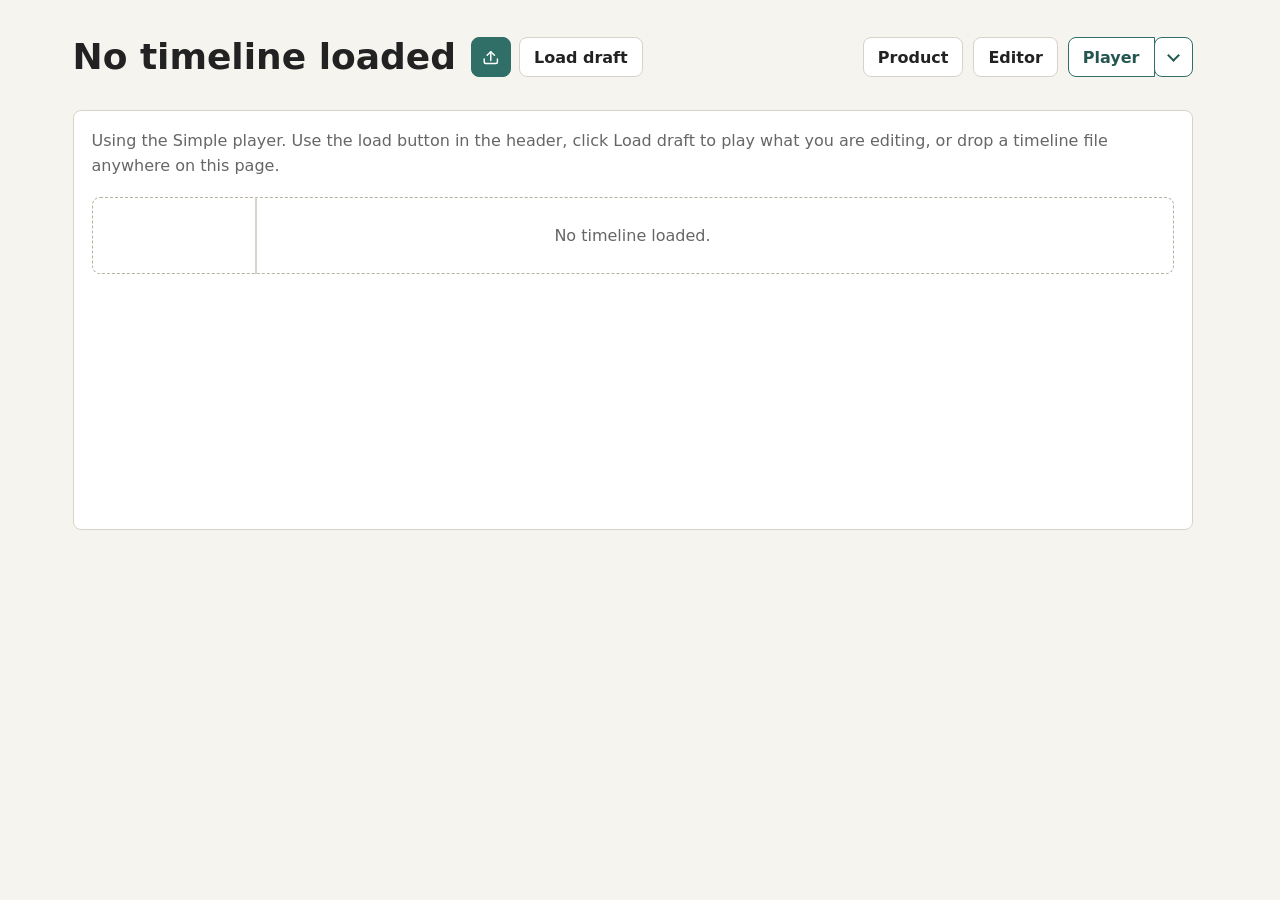
<file: player.html>
<!doctype html>
<html lang="en">
  <head>
    <meta charset="utf-8">
    <meta name="viewport" content="width=device-width, initial-scale=1">
    <title>Timeline Player</title>
    <link rel="stylesheet" href="styles.css">
    <link rel="stylesheet" href="src/timelinePlayer.css">
    <link rel="stylesheet" href="src/slideshowPlayer.css">
    <link rel="stylesheet" href="vendor/leaflet/leaflet.css">
    <link rel="stylesheet" href="src/mapPlayer.css">
    <link rel="stylesheet" href="src/print.css">
  </head>
  <body>
    <main class="app-shell">
      <header class="topbar">
        <div class="timeline-title-editor">
          <div class="title-row">
            <div class="title-display">
              <span id="timeline-title-text">No timeline loaded</span>
            </div>
            <div class="header-actions" id="header-actions">
              <button class="icon-button attention" type="button" id="open-load-file" aria-label="Load timeline file" title="Load">
                <svg class="icon" viewBox="0 0 24 24" aria-hidden="true">
                  <path d="M21 15v4a2 2 0 0 1-2 2H5a2 2 0 0 1-2-2v-4"></path>
                  <path d="m7 10 5-5 5 5"></path>
                  <path d="M12 5v12"></path>
                </svg>
              </button>
              <button class="button" type="button" id="load-draft" title="Play the timeline you are editing in the editor">Load draft</button>
              <input class="sr-only" id="load-file" type="file">
            </div>
          </div>
        </div>
        <nav class="nav-links" aria-label="App pages">
          <a class="button" href="index.html">Product</a>
          <a class="button" href="editor.html">Editor</a>
          <a class="button" href="player.html" data-nav="player" aria-current="page">Player</a>
        </nav>
      </header>

      <section class="player-workspace">
        <section class="panel player-panel">
          <p id="timeline-summary">Use the load button in the header or drop a timeline file anywhere on this page.</p>
          <div class="timeline" id="timeline"></div>
          <div class="status" id="status" role="status"></div>
        </section>
      </section>
    </main>

    <dialog class="modal" id="load-dialog">
      <div class="modal-panel">
        <header class="modal-header">
          <h2>Load timeline</h2>
          <button class="icon-button" type="button" id="close-load-dialog" aria-label="Close load dialog">
            <svg class="icon" viewBox="0 0 24 24" aria-hidden="true">
              <path d="M18 6 6 18"></path>
              <path d="m6 6 12 12"></path>
            </svg>
          </button>
        </header>
        <div class="progress-track" aria-label="Load progress">
          <div class="progress-bar" id="load-progress-bar"></div>
        </div>
        <div class="load-log" id="load-log" role="status"></div>
      </div>
    </dialog>

    <script src="vendor/leaflet/leaflet.js"></script>
    <script type="module" src="src/player.js"></script>
  </body>
</html>
</file>
<file: styles.css>
:root {
  color-scheme: light;
  --bg: #f6f4ef;
  --panel: #ffffff;
  --panel-soft: #f0eee7;
  --text: #222222;
  --muted: #666666;
  --line: #d7d3c8;
  --accent: #2f6f68;
  --accent-dark: #245650;
  --danger: #a33a3a;
  --warning: #8a5a00;
  --info: #285f8f;
  --danger-soft: #fff0f0;
  --warning-soft: #fff7df;
  --info-soft: #eef6ff;
  font-family: Inter, ui-sans-serif, system-ui, -apple-system, BlinkMacSystemFont, "Segoe UI", sans-serif;
}

* {
  box-sizing: border-box;
}

/* Reserve the scrollbar's width on every page so the centred layout doesn't
   shift sideways between pages that scroll and pages that don't. */
html {
  scrollbar-gutter: stable;
}

[hidden] {
  display: none !important;
}

body {
  margin: 0;
  min-height: 100vh;
  background: var(--bg);
  color: var(--text);
}

a {
  color: inherit;
}

.app-shell {
  width: min(1120px, calc(100% - 32px));
  margin: 0 auto;
  padding: 32px 0 56px;
}

.topbar {
  display: flex;
  align-items: center;
  justify-content: space-between;
  gap: 16px;
  /* Matches the editor/player header (40px icon buttons in 4px padding and a
     1px border) so the nav doesn't jump when switching to the product page. */
  min-height: 50px;
  margin-bottom: 28px;
}

.timeline-title-editor {
  flex: 1 1 auto;
  min-width: 0;
}

.title-row {
  display: flex;
  align-items: center;
  gap: 10px;
  min-height: 0;
  max-width: 100%;
}

.title-display {
  min-width: 0;
  color: var(--text);
  font-size: clamp(1.5rem, 4vw, 2.25rem);
  font-weight: 850;
  line-height: 1.08;
  text-align: left;
}

.title-display span {
  overflow-wrap: anywhere;
}

.title-edit-controls {
  display: flex;
  align-items: center;
  gap: 8px;
  width: min(560px, 100%);
}

.title-edit-controls input {
  min-width: 180px;
  font-size: 1.3rem;
  font-weight: 800;
}

.icon {
  width: 1.1em;
  height: 1.1em;
  flex: 0 0 auto;
  fill: none;
  stroke: currentColor;
  stroke-linecap: round;
  stroke-linejoin: round;
  stroke-width: 2;
}

.icon-button {
  width: 40px;
  padding: 0;
}

.header-actions {
  display: flex;
  align-items: center;
  gap: 8px;
  flex: 0 0 auto;
  border: 1px solid transparent;
  border-radius: 8px;
  padding: 4px;
}

.header-actions.dragging {
  border-color: var(--accent);
  background: rgba(47, 111, 104, 0.1);
}

/* Player pages take a dropped file anywhere, so the whole panel lights up. */
body.dragging .header-actions {
  border-color: var(--accent);
  background: rgba(47, 111, 104, 0.1);
}

body.dragging .player-panel {
  outline: 2px dashed var(--accent);
  outline-offset: -2px;
}

/* !important so form-control rules such as input[type="file"] { width: 100% }
   can't undo the hiding; an unhidden file input overflowed the page sideways. */
.sr-only {
  position: absolute;
  width: 1px !important;
  height: 1px !important;
  min-height: 0 !important;
  padding: 0 !important;
  margin: -1px;
  overflow: hidden;
  clip: rect(0, 0, 0, 0);
  white-space: nowrap;
  border: 0 !important;
}

.brand {
  display: flex;
  align-items: center;
  gap: 10px;
  font-weight: 800;
  letter-spacing: 0;
}

.brand-mark {
  width: 34px;
  height: 34px;
  border-radius: 8px;
  background: linear-gradient(135deg, #2f6f68, #d79049);
  box-shadow: inset 0 0 0 1px rgba(255, 255, 255, 0.4);
}

.nav-links {
  display: flex;
  align-items: center;
  gap: 10px;
  flex-wrap: wrap;
}

.nav-links [aria-current] {
  border-color: var(--accent);
  color: var(--accent-dark);
}

.split-button {
  position: relative;
  display: inline-flex;
}

.split-button > .button:first-child {
  border-top-right-radius: 0;
  border-bottom-right-radius: 0;
}

.split-toggle {
  margin-left: -1px;
  padding: 0 10px;
  border-top-left-radius: 0;
  border-bottom-left-radius: 0;
}

.split-toggle::after {
  content: "";
  width: 7px;
  height: 7px;
  border-right: 2px solid currentColor;
  border-bottom: 2px solid currentColor;
  transform: translateY(-2px) rotate(45deg);
}

.split-toggle[aria-expanded="true"]::after {
  transform: translateY(2px) rotate(225deg);
}

.dropdown-panel {
  top: 100%;
  position: absolute;
  right: 0;
  z-index: 10;
  display: grid;
  min-width: 168px;
  margin-top: 6px;
  overflow: hidden;
  background: var(--panel);
  border: 1px solid var(--line);
  border-radius: 8px;
  box-shadow: 0 14px 30px rgba(34, 34, 34, 0.14);
}

.dropdown-panel[hidden] {
  display: none;
}

.dropdown-panel a[aria-current] {
  color: var(--accent-dark);
}

.dropdown-panel a[aria-current]::after {
  content: "\2713";
  float: right;
  margin-left: 16px;
}

.dropdown-panel a {
  display: block;
  padding: 10px 12px;
  color: var(--text);
  font-weight: 700;
  text-decoration: none;
}

.dropdown-panel a:hover,
.dropdown-panel a:focus {
  background: var(--panel-soft);
}

.hero {
  display: grid;
  grid-template-columns: minmax(0, 1.05fr) minmax(300px, 0.95fr);
  gap: 32px;
  align-items: center;
  min-height: 520px;
}

.hero h1 {
  margin: 0 0 16px;
  font-size: clamp(2.5rem, 6vw, 5.25rem);
  line-height: 0.95;
  letter-spacing: 0;
}

.lede {
  max-width: 640px;
  color: var(--muted);
  font-size: 1.12rem;
  line-height: 1.65;
  margin: 0 0 24px;
}

.button-row {
  display: flex;
  gap: 12px;
  flex-wrap: wrap;
}

.button,
button,
input::file-selector-button {
  display: inline-flex;
  align-items: center;
  justify-content: center;
  min-height: 40px;
  border: 1px solid var(--line);
  border-radius: 8px;
  background: var(--panel);
  color: var(--text);
  padding: 0 14px;
  font: inherit;
  font-weight: 700;
  text-decoration: none;
  cursor: pointer;
}

.button.primary,
button.primary {
  background: var(--accent);
  border-color: var(--accent);
  color: #ffffff;
}

.button.primary:hover,
button.primary:hover {
  background: var(--accent-dark);
}

button.info {
  color: #ffffff;
  background: var(--info);
  border-color: var(--info);
}

button.info:hover {
  background: #1f4a70;
}

button.filter-active {
  border-color: var(--accent);
  color: var(--accent);
  box-shadow: inset 0 0 0 1px var(--accent);
}

.header-action-gap {
  margin-left: 8px;
}

button.danger {
  color: #ffffff;
  background: var(--danger);
  border-color: var(--danger);
}

button:disabled {
  opacity: 0.55;
  cursor: not-allowed;
}

.icon-button.attention {
  border-color: var(--accent);
  color: #ffffff;
  background: var(--accent);
  animation: pulse-load 1.45s ease-in-out infinite;
}

@keyframes pulse-load {
  0%,
  100% {
    box-shadow: 0 0 0 0 rgba(47, 111, 104, 0.36);
  }

  50% {
    box-shadow: 0 0 0 8px rgba(47, 111, 104, 0);
  }
}

.product-visual {
  min-height: 420px;
  background:
    linear-gradient(rgba(20, 22, 20, 0.16), rgba(20, 22, 20, 0.16)),
    url("assets/timeline-preview.svg");
  background-size: cover;
  background-position: center;
  border-radius: 8px;
  border: 1px solid rgba(0, 0, 0, 0.12);
}

.info-grid {
  display: grid;
  grid-template-columns: repeat(3, minmax(0, 1fr));
  gap: 16px;
  margin-top: 28px;
}

.info-card,
.panel {
  background: var(--panel);
  border: 1px solid var(--line);
  border-radius: 8px;
  padding: 18px;
}

.footnote {
  margin: 12px 0 0;
  color: var(--muted);
  font-size: 0.85rem;
}

.info-card a {
  color: inherit;
}

.info-card h2,
.panel h1,
.panel h2 {
  margin: 0 0 10px;
  letter-spacing: 0;
}

.info-card p,
.panel p {
  margin: 0;
  color: var(--muted);
  line-height: 1.55;
}

.workspace {
  display: block;
}

.player-workspace {
  display: block;
}

.player-panel {
  min-height: 420px;
}

.stack {
  display: grid;
  gap: 14px;
}

.events-panel {
  min-height: 420px;
}

.event-list-header {
  display: block;
}

.event-list-header > button {
  margin: 0 0 10px;
}

.event-list-header h2 {
  margin: 0 0 10px;
}

.event-search {
  margin: 0 0 12px;
}

.event-search input {
  width: 100%;
}

.field {
  display: grid;
  gap: 6px;
}

.field label {
  color: var(--muted);
  font-size: 0.9rem;
  font-weight: 700;
}

input[type="text"],
input[type="search"],
input[type="date"],
input[type="time"],
input[type="url"],
input[type="file"],
select {
  width: 100%;
  min-height: 40px;
  border: 1px solid var(--line);
  border-radius: 8px;
  background: #ffffff;
  color: var(--text);
  padding: 8px 10px;
  font: inherit;
}

.field-grid {
  display: grid;
  grid-template-columns: minmax(0, 1fr) minmax(0, 1fr);
  gap: 10px;
}

.event-type-builder {
  display: grid;
  grid-template-columns: minmax(64px, 84px) minmax(0, 1fr) auto;
  gap: 10px;
  align-items: end;
}

.event-type-hide-actions {
  display: flex;
  flex-wrap: wrap;
  align-items: center;
  gap: 10px;
  margin: 10px 12px 0;
}

.export-warning {
  padding: 10px 12px;
  border-left: 3px solid var(--warning);
  border-radius: 4px;
  background: var(--warning-soft);
  font-size: 0.9rem;
}

.emoji-field input {
  text-align: center;
}

.optional-section {
  display: grid;
  gap: 10px;
  border: 1px solid var(--line);
  border-radius: 8px;
  background: #fbfaf7;
  padding: 0;
}

.optional-section[open] {
  padding-bottom: 12px;
}

.optional-section summary {
  display: flex;
  align-items: center;
  justify-content: space-between;
  gap: 12px;
  min-height: 42px;
  padding: 0 12px;
  cursor: pointer;
  color: var(--text);
  font-weight: 800;
  list-style: none;
}

.optional-section summary::-webkit-details-marker {
  display: none;
}

.optional-section summary::after {
  content: "";
  width: 9px;
  height: 9px;
  flex: 0 0 auto;
  border-right: 2px solid var(--muted);
  border-bottom: 2px solid var(--muted);
  transform: rotate(45deg);
  transition: transform 0.16s ease;
}

.optional-section[open] summary::after {
  transform: rotate(225deg);
}

.optional-section > .field,
.optional-section > .field-grid,
.optional-section > .event-type-builder,
.optional-section > .drop-zone,
.optional-section > .image-preview,
.optional-section > .custom-fields,
.optional-section > .lookup-consent,
.optional-section > .lookup-settings,
.optional-section > .lookup-attribution {
  margin: 0 12px;
}

.input-with-button {
  display: grid;
  grid-template-columns: minmax(0, 1fr) repeat(2, auto);
  gap: 8px;
}

.geo-status {
  color: var(--muted);
  font-size: 0.86rem;
}

.geo-status.error {
  color: var(--danger);
}

input[aria-invalid="true"] {
  border-color: var(--danger);
}

.geo-matches summary {
  cursor: pointer;
  color: var(--accent-dark);
  font-size: 0.86rem;
  font-weight: 700;
}

.geo-matches ul {
  display: grid;
  gap: 6px;
  margin: 8px 0 0;
  padding: 0;
  list-style: none;
}

.geo-matches li button {
  justify-content: flex-start;
  width: 100%;
  min-height: 36px;
  padding: 6px 10px;
  text-align: left;
  font-weight: 400;
}

.lookup-consent {
  padding: 10px 12px;
  border-left: 3px solid var(--warning);
  border-radius: 4px;
  background: var(--warning-soft);
  font-size: 0.9rem;
}

.lookup-consent p {
  margin: 0 0 10px;
}

.lookup-consent-actions,
.lookup-settings {
  display: flex;
  flex-wrap: wrap;
  align-items: center;
  gap: 10px;
}

.lookup-settings {
  color: var(--muted);
  font-size: 0.86rem;
}

.lookup-settings button {
  min-height: 32px;
}

.lookup-attribution {
  margin: 0;
  color: var(--muted);
  font-size: 0.8rem;
}

.optional-summary {
  min-width: 0;
  margin-left: auto;
  color: var(--muted);
  font-size: 0.86rem;
  font-weight: 700;
  overflow: hidden;
  text-align: right;
  text-overflow: ellipsis;
  white-space: nowrap;
}

.field-builder {
  display: grid;
  gap: 10px;
  border-top: 1px solid var(--line);
  padding-top: 12px;
}

.field-builder h2 {
  margin: 0;
  font-size: 1rem;
}

.add-field-action {
  align-self: end;
}

.event-list {
  display: grid;
  gap: 10px;
  margin-top: 14px;
}

.event-editor-shell {
  position: fixed;
  inset: 0;
  z-index: 30;
  display: grid;
  justify-items: end;
}

.event-editor-backdrop {
  position: fixed;
  inset: 0;
  min-height: 0;
  border: 0;
  border-radius: 0;
  background: rgba(34, 34, 34, 0.34);
  padding: 0;
  cursor: default;
}

.event-editor-panel {
  position: relative;
  z-index: 1;
  width: min(460px, 100vw);
  height: 100vh;
  overflow: auto;
  overscroll-behavior: contain;
  background: var(--panel);
  border-left: 1px solid var(--line);
  box-shadow: -18px 0 42px rgba(34, 34, 34, 0.2);
  padding: max(18px, env(safe-area-inset-top)) max(18px, env(safe-area-inset-right)) max(18px, env(safe-area-inset-bottom)) 18px;
}

.event-editor-header {
  position: sticky;
  top: -1px;
  z-index: 2;
  display: flex;
  align-items: center;
  justify-content: space-between;
  gap: 12px;
  margin: -18px -18px 0;
  padding: 18px;
  background: var(--panel);
  border-bottom: 1px solid var(--line);
}

.event-editor-header h1 {
  margin: 0;
  font-size: 1.35rem;
  line-height: 1.2;
}

.floating-add-button {
  position: fixed;
  right: max(18px, env(safe-area-inset-right));
  bottom: max(18px, env(safe-area-inset-bottom));
  z-index: 18;
  width: 54px;
  height: 54px;
  min-height: 54px;
  padding: 0;
  border-radius: 50%;
  box-shadow: 0 14px 32px rgba(34, 34, 34, 0.22);
}

.floating-top-button {
  top: max(18px, env(safe-area-inset-top));
  bottom: auto;
}

.floating-top-button[hidden] {
  display: none;
}

body.event-editor-open {
  overflow: hidden;
}

.toast-region {
  position: fixed;
  left: max(16px, env(safe-area-inset-left));
  bottom: max(16px, env(safe-area-inset-bottom));
  z-index: 40;
  display: grid;
  gap: 10px;
  width: min(360px, calc(100vw - 32px));
  pointer-events: none;
}

.toast {
  display: grid;
  gap: 3px;
  padding: 12px 14px;
  border: 1px solid var(--line);
  border-left-width: 5px;
  border-radius: 8px;
  background: var(--panel);
  box-shadow: 0 14px 36px rgba(34, 34, 34, 0.18);
  color: var(--text);
  font-size: 0.92rem;
  font-weight: 700;
  line-height: 1.35;
  pointer-events: auto;
}

.toast.info {
  background: var(--info-soft);
  border-left-color: var(--info);
}

.toast.warning {
  background: var(--warning-soft);
  border-left-color: var(--warning);
}

.toast.error {
  background: var(--danger-soft);
  border-left-color: var(--danger);
}

.event-item {
  display: grid;
  grid-template-columns: 56px minmax(0, 1fr) 84px auto;
  gap: 12px;
  align-items: center;
  padding: 12px;
  background: var(--panel);
  border: 1px solid var(--line);
  border-radius: 8px;
}

.event-item.editing {
  border-color: var(--accent);
  box-shadow: inset 4px 0 0 var(--accent);
}

.event-date {
  color: var(--accent-dark);
  font-size: 0.9rem;
  font-weight: 800;
}

.event-warning {
  margin-left: 4px;
  color: #b7791f;
  cursor: help;
}

.event-name {
  overflow-wrap: anywhere;
  font-weight: 800;
}

.event-type-emoji {
  display: grid;
  place-items: center;
  width: 48px;
  height: 48px;
  border: 1px solid var(--line);
  border-radius: 8px;
  background: #fbfaf7;
  font-size: 1.8rem;
  line-height: 1;
}

.event-summary {
  display: grid;
  gap: 4px;
  min-width: 0;
}

.event-collections {
  display: flex;
  gap: 6px;
  flex-wrap: wrap;
  min-width: 0;
}

.collection-pill {
  max-width: 100%;
  padding: 3px 7px;
  overflow: hidden;
  border: 1px solid var(--line);
  border-radius: 999px;
  background: #eef6ff;
  color: var(--info);
  font-size: 0.78rem;
  font-weight: 800;
  line-height: 1.25;
  text-overflow: ellipsis;
  white-space: nowrap;
}

.event-actions {
  display: flex;
  gap: 8px;
  flex-wrap: wrap;
  justify-content: flex-end;
}

.custom-fields {
  display: grid;
  gap: 8px;
}

.custom-field-row {
  display: grid;
  grid-template-columns: minmax(100px, 140px) minmax(0, 1fr) auto;
  gap: 8px;
  align-items: center;
}

.custom-field-row label {
  color: var(--muted);
  font-size: 0.9rem;
  font-weight: 700;
  overflow-wrap: anywhere;
}

.field-summary {
  display: grid;
  gap: 4px;
  margin: 6px 0 0;
}

.field-summary div {
  display: grid;
  grid-template-columns: minmax(90px, 140px) minmax(0, 1fr);
  gap: 8px;
}

.field-summary dt {
  color: var(--muted);
  font-weight: 800;
}

.field-summary dd {
  margin: 0;
  overflow-wrap: anywhere;
}

.empty-state,
.drop-zone {
  border: 1px dashed #b8b1a1;
  border-radius: 8px;
  background: rgba(255, 255, 255, 0.55);
  color: var(--muted);
  padding: 28px;
  text-align: center;
}

.empty-state.compact {
  padding: 12px;
  text-align: left;
}

.placeholder-player {
  display: grid;
  gap: 8px;
}

.drop-zone {
  min-height: 170px;
  display: grid;
  place-items: center;
}

.image-drop-zone {
  min-height: 120px;
}

.drop-zone.dragging {
  border-color: var(--accent);
  background: rgba(47, 111, 104, 0.1);
}

.image-preview {
  display: grid;
  gap: 8px;
}

.gallery-editor-item {
  display: grid;
  grid-template-columns: 120px minmax(0, 1fr);
  gap: 12px;
  align-items: start;
  padding: 10px;
  border: 1px solid var(--line);
  border-radius: 8px;
  background: #ffffff;
}

.gallery-editor-media {
  position: relative;
  width: 120px;
  margin: 0;
}

.gallery-editor-media img {
  display: block;
  width: 120px;
  height: 90px;
  object-fit: cover;
  border-radius: 6px;
  border: 1px solid var(--line);
}

.gallery-editor-body {
  display: grid;
  gap: 8px;
  min-width: 0;
}

.gallery-editor-body label {
  display: grid;
  gap: 4px;
}

.gallery-editor-body label span {
  color: var(--muted);
  font-size: 0.82rem;
  font-weight: 800;
}

.gallery-editor-actions {
  display: flex;
  flex-wrap: wrap;
  gap: 6px;
  justify-content: flex-start;
}

.gallery-action-button {
  flex: 0 0 auto;
}

.source-icon,
.gallery-count,
.gallery-overflow {
  display: inline-flex;
  align-items: center;
  justify-content: center;
  min-height: 22px;
  border: 1px solid var(--line);
  border-radius: 999px;
  background: #fbfaf7;
  color: var(--accent-dark);
  padding: 2px 8px;
  font-size: 0.72rem;
  font-weight: 850;
  line-height: 1;
}

.source-icon {
  position: absolute;
  left: 6px;
  top: 6px;
  width: 28px;
  height: 28px;
  padding: 0;
  background: rgba(255, 255, 255, 0.92);
}

.source-icon .icon {
  width: 16px;
  height: 16px;
}

.event-thumb-wrap,
.event-thumb-placeholder {
  position: relative;
  width: 84px;
  height: 64px;
}

.event-thumb-placeholder {
  border: 1px dashed var(--line);
  border-radius: 6px;
  background: #fbfaf7;
}

.event-thumb {
  display: block;
  width: 84px;
  height: 64px;
  object-fit: cover;
  border-radius: 6px;
  border: 1px solid var(--line);
}

.gallery-count,
.gallery-overflow {
  position: absolute;
  right: 6px;
  top: 6px;
  background: rgba(255, 255, 255, 0.92);
}

.event-gallery {
  display: grid;
  grid-template-columns: repeat(2, minmax(0, 1fr));
  gap: 8px;
  margin-bottom: 12px;
}

.event-gallery.image-count-1 {
  grid-template-columns: 1fr;
}

.gallery-item {
  position: relative;
  min-width: 0;
  margin: 0;
}

.gallery-item img {
  display: block;
  width: 100%;
  aspect-ratio: 4 / 3;
  object-fit: cover;
  border-radius: 6px;
  border: 1px solid var(--line);
}

.gallery-item figcaption {
  display: flex;
  align-items: center;
  gap: 6px;
  margin-top: 4px;
  color: var(--muted);
  font-size: 0.82rem;
  overflow-wrap: anywhere;
}

.timeline {
  position: relative;
  display: grid;
  gap: 16px;
  margin-top: 18px;
}

.timeline::before {
  content: "";
  position: absolute;
  left: 163px;
  top: 0;
  bottom: 0;
  width: 2px;
  background: var(--line);
}

.timeline-event {
  position: relative;
  display: grid;
  grid-template-columns: 150px minmax(0, 1fr);
  gap: 28px;
  align-items: start;
}

.timeline-event .event-date {
  text-align: right;
}

.timeline-event::before {
  content: "";
  position: absolute;
  /* ::before ignores the * box-sizing rule: 14px dot + 3px ring each side = 20px, centred on the 164px line. */
  left: 154px;
  top: 8px;
  width: 14px;
  height: 14px;
  border-radius: 50%;
  background: var(--accent);
  border: 3px solid var(--bg);
}

.timeline-card {
  background: #ffffff;
  border: 1px solid var(--line);
  border-radius: 8px;
  padding: 14px;
}

.timeline-card h2 {
  margin: 0;
  font-size: 1rem;
}

.small {
  color: var(--muted);
  font-size: 0.9rem;
}

.modal {
  width: min(560px, calc(100% - 32px));
  border: 0;
  border-radius: 8px;
  padding: 0;
  background: transparent;
}

.modal::backdrop {
  background: rgba(34, 34, 34, 0.32);
}

.modal-panel {
  display: grid;
  gap: 14px;
  background: var(--panel);
  border: 1px solid var(--line);
  border-radius: 8px;
  padding: 16px;
  box-shadow: 0 18px 44px rgba(34, 34, 34, 0.18);
}

.modal-header {
  display: flex;
  align-items: center;
  justify-content: space-between;
  gap: 12px;
}

.modal-header h2 {
  margin: 0;
}

.save-options {
  display: grid;
  gap: 10px;
  margin: 0;
  padding: 0;
  border: 0;
}

.save-option {
  display: grid;
  grid-template-columns: auto minmax(0, 1fr) auto;
  align-items: start;
  gap: 12px;
  width: 100%;
  min-height: 0;
  padding: 12px;
  border: 1px solid var(--line);
  border-radius: 8px;
  background: var(--panel);
  text-align: left;
  cursor: pointer;
}

.save-option:has(input:checked) {
  border-color: var(--accent);
  box-shadow: 0 0 0 2px rgba(43, 106, 79, 0.14);
}

.save-option input {
  margin: 3px 0 0;
}

.save-option > span:nth-child(2) {
  display: grid;
  gap: 3px;
  min-width: 0;
}

.export-events-section,
.export-collections-section {
  background: var(--panel);
}

.export-event-types,
.export-collection-list {
  display: grid;
  gap: 6px;
  margin: 0 12px;
}

.export-event-type {
  display: grid;
  grid-template-columns: auto 32px minmax(0, 1fr) auto;
  align-items: center;
  gap: 8px;
  min-height: 36px;
}

.export-collection {
  display: grid;
  grid-template-columns: auto minmax(0, 1fr) auto;
  align-items: center;
  gap: 8px;
  min-height: 34px;
}

.export-collection span:nth-child(2) {
  min-width: 0;
  overflow: hidden;
  text-overflow: ellipsis;
  white-space: nowrap;
}

.event-type-swatch {
  display: grid;
  place-items: center;
  width: 30px;
  height: 30px;
  border: 1px solid var(--line);
  border-radius: 8px;
  background: #fbfaf7;
  line-height: 1;
}

.export-event-actions {
  display: flex;
  gap: 8px;
  flex-wrap: wrap;
  margin: 0 12px;
}

.save-actions {
  display: flex;
  justify-content: flex-end;
}

.info-button {
  display: inline-flex;
  align-items: center;
  justify-content: center;
  width: 24px;
  height: 24px;
  border: 1px solid var(--line);
  border-radius: 50%;
  color: var(--accent-dark);
  font-size: 0.82rem;
  font-weight: 900;
  line-height: 1;
}

.progress-track {
  height: 10px;
  overflow: hidden;
  border-radius: 999px;
  background: var(--panel-soft);
  border: 1px solid var(--line);
}

.progress-bar {
  width: 0;
  height: 100%;
  background: var(--accent);
  transition: width 0.16s ease;
}

.load-log {
  display: grid;
  align-content: start;
  gap: 6px;
  min-height: 160px;
  max-height: 280px;
  overflow: auto;
  border: 1px solid var(--line);
  border-radius: 8px;
  background: #fbfaf7;
  color: var(--muted);
  padding: 10px;
  font-size: 0.9rem;
}

.modal-status {
  min-height: 22px;
  color: var(--muted);
  font-size: 0.9rem;
}

@media (max-width: 760px) {
  .topbar {
    align-items: flex-start;
    flex-direction: column;
    min-height: 0;
  }

  .timeline-title-editor,
  .title-edit-controls,
  .header-actions {
    width: 100%;
  }

  .title-row {
    align-items: flex-start;
    flex-direction: column;
  }

  .header-actions {
    flex-wrap: wrap;
  }

  .hero,
  .workspace,
  .info-grid {
    grid-template-columns: 1fr;
  }

  .hero {
    min-height: auto;
  }

  .event-editor-shell {
    align-items: end;
    justify-items: stretch;
  }

  .event-editor-panel {
    width: 100%;
    height: min(88vh, 760px);
    border-top: 1px solid var(--line);
    border-left: 0;
    border-radius: 8px 8px 0 0;
    box-shadow: 0 -18px 42px rgba(34, 34, 34, 0.2);
  }

  .floating-add-button {
    right: max(14px, env(safe-area-inset-right));
    bottom: max(14px, env(safe-area-inset-bottom));
  }

  .floating-top-button {
    top: max(14px, env(safe-area-inset-top));
    bottom: auto;
  }

  .product-visual {
    min-height: 300px;
  }

  .event-item {
    grid-template-columns: 48px minmax(0, 1fr) 72px auto;
  }

  .event-actions {
    justify-content: flex-end;
  }

  .event-type-emoji {
    width: 44px;
    height: 44px;
    font-size: 1.55rem;
  }

  .event-thumb-wrap,
  .event-thumb-placeholder,
  .event-thumb {
    width: 72px;
    height: 54px;
  }

  .field-grid,
  .event-type-builder,
  .custom-field-row,
  .gallery-editor-item,
  .field-summary div {
    grid-template-columns: 1fr;
  }

  .gallery-editor-media,
  .gallery-editor-media img {
    width: 100%;
    height: auto;
    aspect-ratio: 4 / 3;
  }

  .gallery-editor-actions {
    justify-content: flex-start;
  }

  .timeline::before,
  .timeline-event::before {
    display: none;
  }

  .timeline-event {
    grid-template-columns: 1fr;
    gap: 6px;
  }

  .timeline-event .event-date {
    text-align: left;
  }
}

/* Pick on map (src/mapPicker.js) and Look up missing coordinates */

.mpick-dialog {
  width: min(760px, calc(100% - 32px));
}

.mpick-search {
  display: grid;
  grid-template-columns: minmax(0, 1fr) auto;
  gap: 8px;
}

.mpick-results {
  display: grid;
  gap: 6px;
  max-height: 140px;
  margin: 0;
  padding: 0;
  overflow-y: auto;
  list-style: none;
}

.mpick-results button {
  justify-content: flex-start;
  width: 100%;
  min-height: 36px;
  padding: 6px 10px;
  text-align: left;
  font-weight: 400;
}

.mpick-map-wrap {
  position: relative;
}

.mpick-map {
  height: min(52vh, 420px);
  border: 1px solid var(--line);
  border-radius: 6px;
  background: #e6e9ec;
}

.mpick-tiles-note {
  position: absolute;
  right: 8px;
  bottom: 28px;
  left: 8px;
  z-index: 500;
  padding: 6px 10px;
  border-radius: 4px;
  background: var(--warning-soft);
  color: var(--text);
  font-size: 0.86rem;
  text-align: center;
  pointer-events: none;
}

.mpick-bar {
  display: flex;
  flex-wrap: wrap;
  align-items: center;
  justify-content: space-between;
  gap: 10px;
}

.mpick-readout {
  color: var(--muted);
  font-size: 0.9rem;
  font-variant-numeric: tabular-nums;
}

.mpick-actions {
  display: flex;
  flex-wrap: wrap;
  gap: 10px;
}

.mpick-missing {
  margin: 0;
}

.leaflet-marker-icon.mpick-pin {
  background: none;
  border: 0;
}

.mpick-pin span {
  display: block;
  width: 28px;
  height: 28px;
  border: 3px solid #fff;
  border-radius: 50% 50% 50% 0;
  background: var(--accent);
  box-shadow: 0 2px 6px rgba(0, 0, 0, 0.4);
  transform: translateY(2px) rotate(-45deg);
}

.lookup-missing-body {
  display: grid;
  gap: 10px;
}

.lookup-missing-body p {
  margin: 0;
}

.lookup-missing-body progress {
  width: 100%;
}

.lookup-missing-section h3 {
  margin: 0 0 6px;
  font-size: 0.95rem;
}

.lookup-missing-section ul {
  display: grid;
  gap: 4px;
  max-height: 200px;
  margin: 0;
  padding: 0 0 0 18px;
  overflow-y: auto;
  font-size: 0.9rem;
}
</file>
<file: vendor/leaflet/leaflet.css>
/* required styles */

.leaflet-pane,
.leaflet-tile,
.leaflet-marker-icon,
.leaflet-marker-shadow,
.leaflet-tile-container,
.leaflet-pane > svg,
.leaflet-pane > canvas,
.leaflet-zoom-box,
.leaflet-image-layer,
.leaflet-layer {
	position: absolute;
	left: 0;
	top: 0;
	}
.leaflet-container {
	overflow: hidden;
	}
.leaflet-tile,
.leaflet-marker-icon,
.leaflet-marker-shadow {
	-webkit-user-select: none;
	   -moz-user-select: none;
	        user-select: none;
	  -webkit-user-drag: none;
	}
/* Prevents IE11 from highlighting tiles in blue */
.leaflet-tile::selection {
	background: transparent;
}
/* Safari renders non-retina tile on retina better with this, but Chrome is worse */
.leaflet-safari .leaflet-tile {
	image-rendering: -webkit-optimize-contrast;
	}
/* hack that prevents hw layers "stretching" when loading new tiles */
.leaflet-safari .leaflet-tile-container {
	width: 1600px;
	height: 1600px;
	-webkit-transform-origin: 0 0;
	}
.leaflet-marker-icon,
.leaflet-marker-shadow {
	display: block;
	}
/* .leaflet-container svg: reset svg max-width decleration shipped in Joomla! (joomla.org) 3.x */
/* .leaflet-container img: map is broken in FF if you have max-width: 100% on tiles */
.leaflet-container .leaflet-overlay-pane svg {
	max-width: none !important;
	max-height: none !important;
	}
.leaflet-container .leaflet-marker-pane img,
.leaflet-container .leaflet-shadow-pane img,
.leaflet-container .leaflet-tile-pane img,
.leaflet-container img.leaflet-image-layer,
.leaflet-container .leaflet-tile {
	max-width: none !important;
	max-height: none !important;
	width: auto;
	padding: 0;
	}

.leaflet-container img.leaflet-tile {
	/* See: https://bugs.chromium.org/p/chromium/issues/detail?id=600120 */
	mix-blend-mode: plus-lighter;
}

.leaflet-container.leaflet-touch-zoom {
	-ms-touch-action: pan-x pan-y;
	touch-action: pan-x pan-y;
	}
.leaflet-container.leaflet-touch-drag {
	-ms-touch-action: pinch-zoom;
	/* Fallback for FF which doesn't support pinch-zoom */
	touch-action: none;
	touch-action: pinch-zoom;
}
.leaflet-container.leaflet-touch-drag.leaflet-touch-zoom {
	-ms-touch-action: none;
	touch-action: none;
}
.leaflet-container {
	-webkit-tap-highlight-color: transparent;
}
.leaflet-container a {
	-webkit-tap-highlight-color: rgba(51, 181, 229, 0.4);
}
.leaflet-tile {
	filter: inherit;
	visibility: hidden;
	}
.leaflet-tile-loaded {
	visibility: inherit;
	}
.leaflet-zoom-box {
	width: 0;
	height: 0;
	-moz-box-sizing: border-box;
	     box-sizing: border-box;
	z-index: 800;
	}
/* workaround for https://bugzilla.mozilla.org/show_bug.cgi?id=888319 */
.leaflet-overlay-pane svg {
	-moz-user-select: none;
	}

.leaflet-pane         { z-index: 400; }

.leaflet-tile-pane    { z-index: 200; }
.leaflet-overlay-pane { z-index: 400; }
.leaflet-shadow-pane  { z-index: 500; }
.leaflet-marker-pane  { z-index: 600; }
.leaflet-tooltip-pane   { z-index: 650; }
.leaflet-popup-pane   { z-index: 700; }

.leaflet-map-pane canvas { z-index: 100; }
.leaflet-map-pane svg    { z-index: 200; }

.leaflet-vml-shape {
	width: 1px;
	height: 1px;
	}
.lvml {
	behavior: url(#default#VML);
	display: inline-block;
	position: absolute;
	}


/* control positioning */

.leaflet-control {
	position: relative;
	z-index: 800;
	pointer-events: visiblePainted; /* IE 9-10 doesn't have auto */
	pointer-events: auto;
	}
.leaflet-top,
.leaflet-bottom {
	position: absolute;
	z-index: 1000;
	pointer-events: none;
	}
.leaflet-top {
	top: 0;
	}
.leaflet-right {
	right: 0;
	}
.leaflet-bottom {
	bottom: 0;
	}
.leaflet-left {
	left: 0;
	}
.leaflet-control {
	float: left;
	clear: both;
	}
.leaflet-right .leaflet-control {
	float: right;
	}
.leaflet-top .leaflet-control {
	margin-top: 10px;
	}
.leaflet-bottom .leaflet-control {
	margin-bottom: 10px;
	}
.leaflet-left .leaflet-control {
	margin-left: 10px;
	}
.leaflet-right .leaflet-control {
	margin-right: 10px;
	}


/* zoom and fade animations */

.leaflet-fade-anim .leaflet-popup {
	opacity: 0;
	-webkit-transition: opacity 0.2s linear;
	   -moz-transition: opacity 0.2s linear;
	        transition: opacity 0.2s linear;
	}
.leaflet-fade-anim .leaflet-map-pane .leaflet-popup {
	opacity: 1;
	}
.leaflet-zoom-animated {
	-webkit-transform-origin: 0 0;
	    -ms-transform-origin: 0 0;
	        transform-origin: 0 0;
	}
svg.leaflet-zoom-animated {
	will-change: transform;
}

.leaflet-zoom-anim .leaflet-zoom-animated {
	-webkit-transition: -webkit-transform 0.25s cubic-bezier(0,0,0.25,1);
	   -moz-transition:    -moz-transform 0.25s cubic-bezier(0,0,0.25,1);
	        transition:         transform 0.25s cubic-bezier(0,0,0.25,1);
	}
.leaflet-zoom-anim .leaflet-tile,
.leaflet-pan-anim .leaflet-tile {
	-webkit-transition: none;
	   -moz-transition: none;
	        transition: none;
	}

.leaflet-zoom-anim .leaflet-zoom-hide {
	visibility: hidden;
	}


/* cursors */

.leaflet-interactive {
	cursor: pointer;
	}
.leaflet-grab {
	cursor: -webkit-grab;
	cursor:    -moz-grab;
	cursor:         grab;
	}
.leaflet-crosshair,
.leaflet-crosshair .leaflet-interactive {
	cursor: crosshair;
	}
.leaflet-popup-pane,
.leaflet-control {
	cursor: auto;
	}
.leaflet-dragging .leaflet-grab,
.leaflet-dragging .leaflet-grab .leaflet-interactive,
.leaflet-dragging .leaflet-marker-draggable {
	cursor: move;
	cursor: -webkit-grabbing;
	cursor:    -moz-grabbing;
	cursor:         grabbing;
	}

/* marker & overlays interactivity */
.leaflet-marker-icon,
.leaflet-marker-shadow,
.leaflet-image-layer,
.leaflet-pane > svg path,
.leaflet-tile-container {
	pointer-events: none;
	}

.leaflet-marker-icon.leaflet-interactive,
.leaflet-image-layer.leaflet-interactive,
.leaflet-pane > svg path.leaflet-interactive,
svg.leaflet-image-layer.leaflet-interactive path {
	pointer-events: visiblePainted; /* IE 9-10 doesn't have auto */
	pointer-events: auto;
	}

/* visual tweaks */

.leaflet-container {
	background: #ddd;
	outline-offset: 1px;
	}
.leaflet-container a {
	color: #0078A8;
	}
.leaflet-zoom-box {
	border: 2px dotted #38f;
	background: rgba(255,255,255,0.5);
	}


/* general typography */
.leaflet-container {
	font-family: "Helvetica Neue", Arial, Helvetica, sans-serif;
	font-size: 12px;
	font-size: 0.75rem;
	line-height: 1.5;
	}


/* general toolbar styles */

.leaflet-bar {
	box-shadow: 0 1px 5px rgba(0,0,0,0.65);
	border-radius: 4px;
	}
.leaflet-bar a {
	background-color: #fff;
	border-bottom: 1px solid #ccc;
	width: 26px;
	height: 26px;
	line-height: 26px;
	display: block;
	text-align: center;
	text-decoration: none;
	color: black;
	}
.leaflet-bar a,
.leaflet-control-layers-toggle {
	background-position: 50% 50%;
	background-repeat: no-repeat;
	display: block;
	}
.leaflet-bar a:hover,
.leaflet-bar a:focus {
	background-color: #f4f4f4;
	}
.leaflet-bar a:first-child {
	border-top-left-radius: 4px;
	border-top-right-radius: 4px;
	}
.leaflet-bar a:last-child {
	border-bottom-left-radius: 4px;
	border-bottom-right-radius: 4px;
	border-bottom: none;
	}
.leaflet-bar a.leaflet-disabled {
	cursor: default;
	background-color: #f4f4f4;
	color: #bbb;
	}

.leaflet-touch .leaflet-bar a {
	width: 30px;
	height: 30px;
	line-height: 30px;
	}
.leaflet-touch .leaflet-bar a:first-child {
	border-top-left-radius: 2px;
	border-top-right-radius: 2px;
	}
.leaflet-touch .leaflet-bar a:last-child {
	border-bottom-left-radius: 2px;
	border-bottom-right-radius: 2px;
	}

/* zoom control */

.leaflet-control-zoom-in,
.leaflet-control-zoom-out {
	font: bold 18px 'Lucida Console', Monaco, monospace;
	text-indent: 1px;
	}

.leaflet-touch .leaflet-control-zoom-in, .leaflet-touch .leaflet-control-zoom-out  {
	font-size: 22px;
	}


/* layers control */

.leaflet-control-layers {
	box-shadow: 0 1px 5px rgba(0,0,0,0.4);
	background: #fff;
	border-radius: 5px;
	}
.leaflet-control-layers-toggle {
	background-image: url(images/layers.png);
	width: 36px;
	height: 36px;
	}
.leaflet-retina .leaflet-control-layers-toggle {
	background-image: url(images/layers-2x.png);
	background-size: 26px 26px;
	}
.leaflet-touch .leaflet-control-layers-toggle {
	width: 44px;
	height: 44px;
	}
.leaflet-control-layers .leaflet-control-layers-list,
.leaflet-control-layers-expanded .leaflet-control-layers-toggle {
	display: none;
	}
.leaflet-control-layers-expanded .leaflet-control-layers-list {
	display: block;
	position: relative;
	}
.leaflet-control-layers-expanded {
	padding: 6px 10px 6px 6px;
	color: #333;
	background: #fff;
	}
.leaflet-control-layers-scrollbar {
	overflow-y: scroll;
	overflow-x: hidden;
	padding-right: 5px;
	}
.leaflet-control-layers-selector {
	margin-top: 2px;
	position: relative;
	top: 1px;
	}
.leaflet-control-layers label {
	display: block;
	font-size: 13px;
	font-size: 1.08333em;
	}
.leaflet-control-layers-separator {
	height: 0;
	border-top: 1px solid #ddd;
	margin: 5px -10px 5px -6px;
	}

/* Default icon URLs */
.leaflet-default-icon-path { /* used only in path-guessing heuristic, see L.Icon.Default */
	background-image: url(images/marker-icon.png);
	}


/* attribution and scale controls */

.leaflet-container .leaflet-control-attribution {
	background: #fff;
	background: rgba(255, 255, 255, 0.8);
	margin: 0;
	}
.leaflet-control-attribution,
.leaflet-control-scale-line {
	padding: 0 5px;
	color: #333;
	line-height: 1.4;
	}
.leaflet-control-attribution a {
	text-decoration: none;
	}
.leaflet-control-attribution a:hover,
.leaflet-control-attribution a:focus {
	text-decoration: underline;
	}
.leaflet-attribution-flag {
	display: inline !important;
	vertical-align: baseline !important;
	width: 1em;
	height: 0.6669em;
	}
.leaflet-left .leaflet-control-scale {
	margin-left: 5px;
	}
.leaflet-bottom .leaflet-control-scale {
	margin-bottom: 5px;
	}
.leaflet-control-scale-line {
	border: 2px solid #777;
	border-top: none;
	line-height: 1.1;
	padding: 2px 5px 1px;
	white-space: nowrap;
	-moz-box-sizing: border-box;
	     box-sizing: border-box;
	background: rgba(255, 255, 255, 0.8);
	text-shadow: 1px 1px #fff;
	}
.leaflet-control-scale-line:not(:first-child) {
	border-top: 2px solid #777;
	border-bottom: none;
	margin-top: -2px;
	}
.leaflet-control-scale-line:not(:first-child):not(:last-child) {
	border-bottom: 2px solid #777;
	}

.leaflet-touch .leaflet-control-attribution,
.leaflet-touch .leaflet-control-layers,
.leaflet-touch .leaflet-bar {
	box-shadow: none;
	}
.leaflet-touch .leaflet-control-layers,
.leaflet-touch .leaflet-bar {
	border: 2px solid rgba(0,0,0,0.2);
	background-clip: padding-box;
	}


/* popup */

.leaflet-popup {
	position: absolute;
	text-align: center;
	margin-bottom: 20px;
	}
.leaflet-popup-content-wrapper {
	padding: 1px;
	text-align: left;
	border-radius: 12px;
	}
.leaflet-popup-content {
	margin: 13px 24px 13px 20px;
	line-height: 1.3;
	font-size: 13px;
	font-size: 1.08333em;
	min-height: 1px;
	}
.leaflet-popup-content p {
	margin: 17px 0;
	margin: 1.3em 0;
	}
.leaflet-popup-tip-container {
	width: 40px;
	height: 20px;
	position: absolute;
	left: 50%;
	margin-top: -1px;
	margin-left: -20px;
	overflow: hidden;
	pointer-events: none;
	}
.leaflet-popup-tip {
	width: 17px;
	height: 17px;
	padding: 1px;

	margin: -10px auto 0;
	pointer-events: auto;

	-webkit-transform: rotate(45deg);
	   -moz-transform: rotate(45deg);
	    -ms-transform: rotate(45deg);
	        transform: rotate(45deg);
	}
.leaflet-popup-content-wrapper,
.leaflet-popup-tip {
	background: white;
	color: #333;
	box-shadow: 0 3px 14px rgba(0,0,0,0.4);
	}
.leaflet-container a.leaflet-popup-close-button {
	position: absolute;
	top: 0;
	right: 0;
	border: none;
	text-align: center;
	width: 24px;
	height: 24px;
	font: 16px/24px Tahoma, Verdana, sans-serif;
	color: #757575;
	text-decoration: none;
	background: transparent;
	}
.leaflet-container a.leaflet-popup-close-button:hover,
.leaflet-container a.leaflet-popup-close-button:focus {
	color: #585858;
	}
.leaflet-popup-scrolled {
	overflow: auto;
	}

.leaflet-oldie .leaflet-popup-content-wrapper {
	-ms-zoom: 1;
	}
.leaflet-oldie .leaflet-popup-tip {
	width: 24px;
	margin: 0 auto;

	-ms-filter: "progid:DXImageTransform.Microsoft.Matrix(M11=0.70710678, M12=0.70710678, M21=-0.70710678, M22=0.70710678)";
	filter: progid:DXImageTransform.Microsoft.Matrix(M11=0.70710678, M12=0.70710678, M21=-0.70710678, M22=0.70710678);
	}

.leaflet-oldie .leaflet-control-zoom,
.leaflet-oldie .leaflet-control-layers,
.leaflet-oldie .leaflet-popup-content-wrapper,
.leaflet-oldie .leaflet-popup-tip {
	border: 1px solid #999;
	}


/* div icon */

.leaflet-div-icon {
	background: #fff;
	border: 1px solid #666;
	}


/* Tooltip */
/* Base styles for the element that has a tooltip */
.leaflet-tooltip {
	position: absolute;
	padding: 6px;
	background-color: #fff;
	border: 1px solid #fff;
	border-radius: 3px;
	color: #222;
	white-space: nowrap;
	-webkit-user-select: none;
	-moz-user-select: none;
	-ms-user-select: none;
	user-select: none;
	pointer-events: none;
	box-shadow: 0 1px 3px rgba(0,0,0,0.4);
	}
.leaflet-tooltip.leaflet-interactive {
	cursor: pointer;
	pointer-events: auto;
	}
.leaflet-tooltip-top:before,
.leaflet-tooltip-bottom:before,
.leaflet-tooltip-left:before,
.leaflet-tooltip-right:before {
	position: absolute;
	pointer-events: none;
	border: 6px solid transparent;
	background: transparent;
	content: "";
	}

/* Directions */

.leaflet-tooltip-bottom {
	margin-top: 6px;
}
.leaflet-tooltip-top {
	margin-top: -6px;
}
.leaflet-tooltip-bottom:before,
.leaflet-tooltip-top:before {
	left: 50%;
	margin-left: -6px;
	}
.leaflet-tooltip-top:before {
	bottom: 0;
	margin-bottom: -12px;
	border-top-color: #fff;
	}
.leaflet-tooltip-bottom:before {
	top: 0;
	margin-top: -12px;
	margin-left: -6px;
	border-bottom-color: #fff;
	}
.leaflet-tooltip-left {
	margin-left: -6px;
}
.leaflet-tooltip-right {
	margin-left: 6px;
}
.leaflet-tooltip-left:before,
.leaflet-tooltip-right:before {
	top: 50%;
	margin-top: -6px;
	}
.leaflet-tooltip-left:before {
	right: 0;
	margin-right: -12px;
	border-left-color: #fff;
	}
.leaflet-tooltip-right:before {
	left: 0;
	margin-left: -12px;
	border-right-color: #fff;
	}

/* Printing */

@media print {
	/* Prevent printers from removing background-images of controls. */
	.leaflet-control {
		-webkit-print-color-adjust: exact;
		print-color-adjust: exact;
		}
	}
</file>
<file: src/timelinePlayer.css>
/* Styles for the timeline player (src/timelinePlayer.js). Shared by player.html,
   which links it, and the standalone export, which inlines it. */

[hidden] {
  display: none !important;
}

.timeline.timeline-chart-mode {
  display: block;
}

.timeline.timeline-chart-mode::before {
  display: none;
}

/* Flex rather than grid: a sticky grid item can't leave its own grid area, so
   the pinned chart below would never follow the scroll. */
.tl-player {
  display: flex;
  flex-direction: column;
  gap: 14px;
}

/* The chart, scrubber and status stay at the top of the window while the cards
   scroll underneath, so clicking a mark never carries you away from the chart.
   The background hides the cards passing behind. */
.tl-pin {
  display: grid;
  gap: 14px;
}

.tl-pin.is-pinned {
  position: sticky;
  top: 0;
  z-index: 5;
  padding: 8px 0 10px;
  background: var(--tl-pin-bg, var(--panel));
}

.tl-controls {
  display: flex;
  flex-wrap: wrap;
  align-items: center;
  gap: 8px 12px;
}

.tl-search {
  flex: 1 1 220px;
  min-width: 0;
  max-width: 340px;
  border: 1px solid var(--line);
  border-radius: 6px;
  background: var(--panel);
  color: var(--text);
  padding: 8px 10px;
  font: inherit;
}

.tl-chips {
  display: flex;
  flex-wrap: wrap;
  gap: 6px;
}

.tl-chip {
  border: 1px solid var(--line);
  border-radius: 999px;
  background: var(--panel);
  color: var(--text);
  padding: 4px 10px;
  font: inherit;
  font-size: 0.86rem;
  cursor: pointer;
}

.tl-chip[aria-pressed="true"] {
  border-color: var(--accent);
  background: var(--accent);
  color: #ffffff;
}

.tl-chip-count {
  opacity: 0.65;
}

.tl-chart {
  border: 1px solid var(--line);
  border-radius: 8px;
  background: var(--panel);
  padding: 8px 28px 0;
  overflow: hidden;
}

/* Capped so a crowded chart can't fill the window; it scrolls inside instead. */
.tl-plot {
  position: relative;
  min-height: 38px;
  max-height: 26vh;
  overflow-y: auto;
}

.tl-grid {
  position: absolute;
  top: 0;
  bottom: 0;
  width: 1px;
  background: var(--line);
  opacity: 0.6;
}

.tl-axis {
  position: relative;
  height: 24px;
  border-top: 1px solid var(--line);
  color: var(--muted);
  font-size: 0.78rem;
}

.tl-axis span {
  position: absolute;
  top: 4px;
  transform: translateX(-50%);
  white-space: nowrap;
}

.tl-item {
  position: absolute;
  display: flex;
  align-items: center;
  height: 24px;
  border: 0;
  background: none;
  padding: 0;
  color: var(--text);
  font: inherit;
  font-size: 0.82rem;
  text-align: left;
  cursor: pointer;
}

.tl-item.is-flipped {
  flex-direction: row-reverse;
  text-align: right;
}

.tl-bar {
  display: flex;
  flex: none;
  align-items: center;
  min-width: 12px;
  height: 18px;
  overflow: hidden;
  border-radius: 4px;
  background: var(--accent);
  color: #ffffff;
}

.tl-item.is-point .tl-bar {
  width: 12px;
  height: 12px;
  border-radius: 50%;
}

.tl-label {
  min-width: 0;
  overflow: hidden;
  padding: 0 6px;
  text-overflow: ellipsis;
  white-space: nowrap;
}

.tl-item:hover .tl-bar,
.tl-item:focus-visible .tl-bar {
  outline: 2px solid var(--accent-dark, #245650);
  outline-offset: 1px;
}

.tl-overview {
  position: relative;
  height: 34px;
  margin: 0 28px;
}

.tl-overview-marks,
.tl-overview-window {
  position: absolute;
  top: 6px;
  bottom: 6px;
}

.tl-overview-marks {
  left: 0;
  right: 0;
  border-radius: 4px;
  background: var(--panel-soft, #f0eee7);
}

.tl-overview-marks span {
  position: absolute;
  top: 3px;
  bottom: 3px;
  min-width: 2px;
  background: var(--accent);
  opacity: 0.55;
}

.tl-overview-window {
  border: 2px solid var(--accent);
  border-radius: 4px;
  background: rgba(47, 111, 104, 0.14);
  pointer-events: none;
}

/* Two range inputs stacked on one track: the inputs ignore the pointer and only
   their thumbs take it, so each handle can be dragged past the other's track. */
.tl-range {
  position: absolute;
  left: -8px;
  width: calc(100% + 16px);
  top: 0;
  height: 34px;
  margin: 0;
  background: none;
  pointer-events: none;
  appearance: none;
  -webkit-appearance: none;
}

.tl-range::-webkit-slider-runnable-track {
  height: 34px;
  background: none;
}

.tl-range::-moz-range-track {
  height: 34px;
  background: none;
}

.tl-range::-webkit-slider-thumb {
  width: 16px;
  height: 30px;
  margin-top: 2px;
  border: 2px solid #ffffff;
  border-radius: 5px;
  background: var(--accent-dark, #245650);
  pointer-events: auto;
  cursor: ew-resize;
  appearance: none;
  -webkit-appearance: none;
}

.tl-range::-moz-range-thumb {
  width: 12px;
  height: 26px;
  border: 2px solid #ffffff;
  border-radius: 5px;
  background: var(--accent-dark, #245650);
  pointer-events: auto;
  cursor: ew-resize;
}

.tl-range:focus-visible::-webkit-slider-thumb {
  outline: 2px solid var(--accent);
  outline-offset: 2px;
}

.tl-status {
  display: flex;
  flex-wrap: wrap;
  align-items: center;
  gap: 8px 14px;
  color: var(--muted);
  font-size: 0.9rem;
}

.tl-reset {
  border: 1px solid var(--line);
  border-radius: 6px;
  background: var(--panel);
  color: var(--text);
  padding: 4px 10px;
  font: inherit;
  font-size: 0.86rem;
  cursor: pointer;
}

.tl-list {
  margin-top: 4px;
}

/* Scrolled-to cards stop just below the pinned chart. --tl-pin-height is kept
   up to date by the player. */
.tl-list .timeline-event {
  scroll-margin-top: calc(var(--tl-pin-height, 0px) + 12px);
}

.timeline-event.is-highlighted .timeline-card {
  outline: 3px solid var(--accent);
  outline-offset: 2px;
}

/* Too short a window (a phone on its side) to spare room for a pinned chart. */
@media (max-height: 560px) {
  .tl-pin.is-pinned {
    position: static;
    padding: 0;
  }

  .tl-list .timeline-event {
    scroll-margin-top: 12px;
  }
}

@media (max-width: 760px) {
  .tl-plot {
    max-height: 22vh;
  }

  .tl-chart {
    padding: 8px 20px 0;
  }

  .tl-overview {
    margin: 0 20px;
  }
}
</file>
<file: src/slideshowPlayer.css>
/* Styles for the slideshow player (src/slideshowPlayer.js). Shared by player.html,
   which links it, and the standalone export, which inlines it. */

.timeline.slideshow-mode {
  display: block;
}

.timeline.slideshow-mode::before {
  display: none;
}

/* ---- Setup panel (in the page) ---- */

.ss-setup {
  display: grid;
  justify-items: center;
  gap: 14px;
  border: 1px solid var(--line, #d7d3c8);
  border-radius: 8px;
  background: var(--panel, #ffffff);
  padding: 32px 20px;
  text-align: center;
}

/* The lead line of the panel, since the title is in the page header above it. */
.ss-setup-span {
  margin: 0;
  color: var(--text, #222222);
  font-size: clamp(1.3rem, 3vw, 1.9rem);
  font-weight: 800;
  line-height: 1.15;
}

.ss-setup-counts,
.ss-hint {
  margin: 0;
  color: var(--muted, #666666);
}

.ss-hint {
  font-size: 0.86rem;
}

.ss-setup .ss-settings {
  display: flex;
  flex-wrap: wrap;
  justify-content: center;
  gap: 10px 22px;
  margin: 6px 0;
}

.ss-check {
  display: inline-flex;
  align-items: center;
  gap: 6px;
  cursor: pointer;
}

.ss-delay {
  width: 4.2em;
  border: 1px solid var(--line, #d7d3c8);
  border-radius: 6px;
  background: var(--panel, #ffffff);
  color: var(--text, #222222);
  padding: 4px 6px;
  font: inherit;
}

.ss-delay:disabled {
  opacity: 0.5;
}

.ss-play {
  display: inline-flex;
  align-items: center;
  gap: 8px;
  border: 0;
  border-radius: 999px;
  background: var(--accent, #2f6f68);
  color: #ffffff;
  padding: 12px 30px;
  font: inherit;
  font-size: 1.1rem;
  font-weight: 800;
  cursor: pointer;
}

.ss-play:disabled {
  opacity: 0.45;
  cursor: not-allowed;
}

.ss-play .ss-icon {
  width: 18px;
  height: 18px;
}

.ss-icon {
  width: 20px;
  height: 20px;
  fill: currentColor;
  stroke: none;
}

.ss-icon.is-stroke {
  fill: none;
  stroke: currentColor;
  stroke-width: 2;
  stroke-linecap: round;
  stroke-linejoin: round;
}

/* ---- Stage (full viewport, on <body>) ---- */

html.ss-lock,
html.ss-lock body {
  overflow: hidden;
}

.ss-stage {
  position: fixed;
  inset: 0;
  z-index: 1000;
  overflow: hidden;
  background: #000000;
  color: #ffffff;
  outline: none;
  touch-action: none;
  user-select: none;
  -webkit-user-select: none;
}

.ss-stage.is-cursor-hidden {
  cursor: none;
}

.ss-slide {
  position: absolute;
  inset: 0;
  opacity: 1;
  transition: opacity 0.3s ease;
}

.ss-slide.is-hidden {
  opacity: 0;
}

/* The same photo, blown up and blurred, fills whatever the photo itself doesn't. */
.ss-backdrop {
  position: absolute;
  inset: -6%;
  width: 112%;
  height: 112%;
  object-fit: cover;
  filter: blur(36px) brightness(0.45);
}

.ss-image {
  position: absolute;
  inset: 0;
  width: 100%;
  height: 100%;
  object-fit: contain;
}

.ss-collection {
  display: none;
  position: absolute;
  inset: 0;
  align-items: center;
  justify-content: center;
  padding: 8vw;
  font-size: clamp(2.4rem, 7vw, 6rem);
  font-weight: 800;
  line-height: 1.1;
  text-align: center;
  overflow-wrap: anywhere;
}

.ss-slide.is-collection .ss-collection {
  display: flex;
}

.ss-slide.is-collection .ss-backdrop,
.ss-slide.is-collection .ss-image,
.ss-slide.is-collection .ss-details,
.ss-slide.is-collection .ss-caption {
  display: none;
}

.ss-details,
.ss-caption {
  position: absolute;
  left: 0;
  right: 0;
  opacity: 0;
  transition: opacity 0.6s ease;
  pointer-events: none;
  text-shadow: 0 1px 6px rgba(0, 0, 0, 0.7);
}

.ss-details.is-shown,
.ss-caption.is-shown {
  opacity: 1;
}

.ss-details {
  top: 0;
  padding: 3vh 5vw 8vh;
  background: linear-gradient(to bottom, rgba(0, 0, 0, 0.7), rgba(0, 0, 0, 0));
}

.ss-details-title {
  font-size: clamp(1.4rem, 3vw, 2.6rem);
  font-weight: 800;
  line-height: 1.15;
}

.ss-details-meta {
  margin-top: 4px;
  font-size: clamp(1rem, 1.8vw, 1.5rem);
  opacity: 0.9;
}

.ss-caption {
  bottom: 0;
  padding: 8vh 5vw 4vh;
  background: linear-gradient(to top, rgba(0, 0, 0, 0.75), rgba(0, 0, 0, 0));
  font-size: clamp(1rem, 2vw, 1.7rem);
  text-align: center;
}

.ss-announce {
  position: absolute;
  width: 1px;
  height: 1px;
  overflow: hidden;
  clip: rect(0 0 0 0);
  white-space: nowrap;
}

/* The play or pause symbol that flashes in the middle when Space is pressed. */
.ss-flash {
  position: absolute;
  top: 50%;
  left: 50%;
  z-index: 2;
  display: grid;
  place-items: center;
  width: 96px;
  height: 96px;
  margin: -48px 0 0 -48px;
  border-radius: 50%;
  background: rgba(0, 0, 0, 0.55);
  color: #ffffff;
  opacity: 0;
  pointer-events: none;
}

.ss-flash .ss-icon {
  width: 48px;
  height: 48px;
}

.ss-flash.is-flashing {
  animation: ss-flash 0.7s ease-out forwards;
}

@keyframes ss-flash {
  from {
    opacity: 0.9;
    transform: scale(0.85);
  }

  to {
    opacity: 0;
    transform: scale(1.25);
  }
}

@keyframes ss-flash-still {
  from {
    opacity: 0.9;
  }

  to {
    opacity: 0;
  }
}

/* ---- Reveal button and playback bar ---- */

.ss-reveal {
  position: absolute;
  top: 12px;
  left: 12px;
  z-index: 2;
  display: grid;
  place-items: center;
  width: 44px;
  height: 44px;
  border: 0;
  border-radius: 50%;
  background: rgba(255, 255, 255, 0.16);
  color: #ffffff;
  opacity: 0;
  pointer-events: none;
  cursor: pointer;
  transition: opacity 0.25s ease;
}

.ss-reveal.is-visible {
  opacity: 0.7;
  pointer-events: auto;
}

.ss-reveal.is-visible:hover {
  opacity: 1;
}

.ss-bar {
  position: absolute;
  top: 0;
  left: 0;
  right: 0;
  z-index: 3;
  display: flex;
  flex-wrap: wrap;
  align-items: center;
  gap: 6px 22px;
  /* The bar opens under the reveal button (12px in, 44px wide), so the left edge is
     left empty: a click on that button must not land on the first control. */
  padding: 8px 14px 8px 68px;
  background: rgba(16, 16, 16, 0.9);
  backdrop-filter: blur(8px);
  -webkit-backdrop-filter: blur(8px);
  transform: translateY(-100%);
  opacity: 0;
  visibility: hidden;
  transition: transform 0.2s ease, opacity 0.2s ease, visibility 0s linear 0.2s;
}

.ss-bar.is-open {
  transform: none;
  opacity: 1;
  visibility: visible;
  transition-delay: 0s;
}

.ss-transport,
.ss-bar-end,
.ss-bar .ss-settings {
  display: flex;
  align-items: center;
  gap: 4px;
}

.ss-bar .ss-settings {
  flex-wrap: wrap;
  gap: 6px 18px;
}

.ss-bar-end {
  margin-left: auto;
}

.ss-count {
  min-width: 5.5em;
  color: rgba(255, 255, 255, 0.75);
  font-variant-numeric: tabular-nums;
}

.ss-btn {
  display: grid;
  place-items: center;
  width: 44px;
  height: 44px;
  border: 0;
  border-radius: 8px;
  background: transparent;
  color: #ffffff;
  cursor: pointer;
}

.ss-btn:hover:not(:disabled),
.ss-btn[aria-pressed="true"] {
  background: rgba(255, 255, 255, 0.16);
}

.ss-btn:disabled {
  opacity: 0.35;
  cursor: not-allowed;
}

.ss-btn-main .ss-icon {
  width: 26px;
  height: 26px;
}

.ss-bar .ss-check {
  min-height: 44px;
}

.ss-bar .ss-delay {
  border-color: rgba(255, 255, 255, 0.35);
  background: rgba(255, 255, 255, 0.1);
  color: #ffffff;
}

@media (prefers-reduced-motion: reduce) {
  .ss-flash.is-flashing {
    animation-name: ss-flash-still;
  }

  .ss-slide,
  .ss-details,
  .ss-caption,
  .ss-reveal,
  .ss-bar {
    transition: none;
  }
}
</file>
<file: src/mapPlayer.css>
/* Styles for the map player (src/mapPlayer.js). Shared by player.html, which links
   it, and the standalone export, which inlines it. Leaflet's own stylesheet is
   separate (vendor/leaflet/leaflet.css). */

.timeline.map-mode {
  display: block;
}

.timeline.map-mode::before {
  display: none;
}

/* ---- Launcher (in the page) ---- */

.mp-setup {
  display: grid;
  justify-items: center;
  gap: 14px;
  border: 1px solid var(--line, #d7d3c8);
  border-radius: 8px;
  background: var(--panel, #ffffff);
  padding: 32px 20px;
  text-align: center;
}

.mp-setup-lead {
  margin: 0;
  color: var(--text, #222222);
  font-size: clamp(1.3rem, 3vw, 1.9rem);
  font-weight: 800;
  line-height: 1.15;
}

.mp-setup-detail,
.mp-setup-note,
.mp-hint {
  margin: 0;
  color: var(--muted, #666666);
}

.mp-hint {
  font-size: 0.86rem;
}

.mp-open {
  display: inline-flex;
  align-items: center;
  gap: 8px;
  border: 0;
  border-radius: 999px;
  background: var(--accent, #2f6f68);
  color: #ffffff;
  padding: 12px 26px;
  font: inherit;
  font-weight: 800;
  cursor: pointer;
}

.mp-open:disabled {
  opacity: 0.45;
  cursor: default;
}

.mp-open .mp-icon {
  width: 20px;
  height: 20px;
}

/* ---- Stage ---- */

html.mp-lock {
  overflow: hidden;
}

.mp-stage {
  position: fixed;
  inset: 0;
  z-index: 1000;
  background: var(--bg, #f6f4ef);
  color: var(--text, #222222);
  font-size: 0.95rem;
  outline: none;
}

.mp-stage [hidden] {
  display: none !important;
}

.mp-stage button,
.mp-stage select,
.mp-stage summary {
  font: inherit;
}

.mp-missing {
  display: grid;
  place-content: center;
  justify-items: center;
  gap: 14px;
  height: 100%;
}

.mp-body {
  position: relative;
  display: flex;
  height: 100%;
}

.mp-mapwrap {
  position: relative;
  flex: 1 1 auto;
  min-width: 0;
}

.mp-map {
  position: absolute;
  inset: 0;
  isolation: isolate;
  background: #e6e3da;
  font: inherit;
}

.mp-tiles-note {
  position: absolute;
  right: 0;
  bottom: 24px;
  z-index: 10;
  border-radius: 4px 0 0 4px;
  background: rgba(255, 255, 255, 0.85);
  color: var(--muted, #666666);
  padding: 2px 8px;
  max-width: min(26rem, 90%);
  font-size: 0.75rem;
}

.mp-announce {
  position: absolute;
  width: 1px;
  height: 1px;
  overflow: hidden;
  clip: rect(0 0 0 0);
}

/* ---- Buttons on the map ---- */

.mp-icon-btn,
.mp-step,
.mp-tab {
  display: inline-flex;
  align-items: center;
  justify-content: center;
  border: 1px solid var(--line, #d7d3c8);
  background: var(--panel, #ffffff);
  color: var(--text, #222222);
  cursor: pointer;
}

.mp-icon-btn {
  width: 34px;
  height: 34px;
  border-radius: 6px;
  padding: 0;
}

.mp-icon-btn[aria-pressed="true"] {
  background: var(--accent, #2f6f68);
  border-color: var(--accent, #2f6f68);
  color: #ffffff;
}

.mp-icon {
  width: 18px;
  height: 18px;
  fill: none;
  stroke: currentColor;
  stroke-linecap: round;
  stroke-linejoin: round;
  stroke-width: 2;
}

.mp-toolbar {
  position: absolute;
  top: 10px;
  right: 10px;
  z-index: 30;
  display: flex;
  gap: 6px;
}

.mp-tab {
  position: absolute;
  top: 50%;
  z-index: 15;
  width: 32px;
  height: 56px;
  margin-top: -28px;
  padding: 0;
}

.mp-tab-left {
  left: 0;
  border-left: 0;
  border-radius: 0 8px 8px 0;
}

.mp-tab-right {
  right: 0;
  border-right: 0;
  border-radius: 8px 0 0 8px;
}

.mp-transport {
  position: absolute;
  left: 50%;
  bottom: 28px;
  z-index: 15;
  display: flex;
  align-items: center;
  gap: 4px;
  transform: translateX(-50%);
  border: 1px solid var(--line, #d7d3c8);
  border-radius: 999px;
  background: var(--panel, #ffffff);
  padding: 4px;
  box-shadow: 0 2px 8px rgba(0, 0, 0, 0.18);
}

.mp-step {
  width: 36px;
  height: 36px;
  border: 0;
  border-radius: 50%;
  padding: 0;
}

.mp-step:disabled {
  opacity: 0.35;
  cursor: default;
}

.mp-count {
  min-width: 5.5em;
  padding: 0 4px;
  color: var(--muted, #666666);
  font-variant-numeric: tabular-nums;
  text-align: center;
}

/* ---- Flyouts ---- */

.mp-panel {
  display: none;
  flex-direction: column;
  width: 340px;
  max-width: 100%;
  background: var(--panel, #ffffff);
  border: 0 solid var(--line, #d7d3c8);
}

.mp-panel.is-open {
  display: flex;
}

.mp-left {
  border-right-width: 1px;
}

.mp-right {
  border-left-width: 1px;
}

/* Unpinned: floats over the map. Pinned: takes its place beside it. */
.mp-panel.is-open:not(.is-docked) {
  position: absolute;
  top: 0;
  bottom: 0;
  z-index: 20;
  box-shadow: 0 0 18px rgba(0, 0, 0, 0.25);
}

.mp-left.is-open:not(.is-docked) {
  left: 0;
}

.mp-right.is-open:not(.is-docked) {
  right: 0;
}

.mp-panel.is-docked {
  position: relative;
  flex: 0 0 340px;
}

.mp-panel-head {
  display: flex;
  align-items: center;
  justify-content: space-between;
  gap: 8px;
  border-bottom: 1px solid var(--line, #d7d3c8);
  padding: 10px 12px;
}

.mp-panel-head h2 {
  margin: 0;
  font-size: 1.05rem;
}

/* The full-screen and exit buttons float above the right flyout. */
.mp-right.is-open:not(.is-docked) .mp-panel-head {
  padding-right: 92px;
}

.mp-head-actions {
  display: flex;
  gap: 6px;
}

.mp-panel-body {
  flex: 1 1 auto;
  min-height: 0;
  overflow-y: auto;
  padding: 12px;
}

.mp-panel-body h3 {
  margin: 14px 0 6px;
  font-size: 0.85rem;
  color: var(--muted, #666666);
  text-transform: uppercase;
  letter-spacing: 0.05em;
}

.mp-sort-btn {
  font: inherit;
  font-size: 0.95rem;
  font-weight: 700;
  line-height: 1;
}

.mp-sort-btn[hidden] {
  display: none;
}

.mp-scopes {
  display: grid;
  gap: 4px;
}

.mp-scope,
.mp-row,
.mp-shared-row {
  display: flex;
  align-items: baseline;
  justify-content: space-between;
  gap: 10px;
  width: 100%;
  border: 1px solid transparent;
  border-radius: 6px;
  background: transparent;
  color: inherit;
  padding: 7px 9px;
  text-align: left;
  cursor: pointer;
}

.mp-scope:hover,
.mp-row:hover,
.mp-shared-row:hover {
  background: var(--panel-soft, #f3f1ea);
}

.mp-scope[aria-pressed="true"],
.mp-row.is-selected,
.mp-shared-row.is-selected {
  border-color: var(--accent, #2f6f68);
  background: var(--panel-soft, #f3f1ea);
  font-weight: 700;
}

.mp-scope-count {
  color: var(--muted, #666666);
  font-variant-numeric: tabular-nums;
}

.mp-list {
  display: grid;
  gap: 2px;
  margin: 0;
  padding: 0;
  list-style: none;
}

.mp-row {
  flex-direction: column;
  align-items: flex-start;
  gap: 1px;
}

.mp-row-date {
  color: var(--muted, #666666);
  font-size: 0.8rem;
  font-weight: 400;
}

.mp-settings {
  margin-top: 12px;
  border: 1px solid var(--line, #d7d3c8);
  border-radius: 6px;
  padding: 8px 10px;
}

.mp-settings summary {
  cursor: pointer;
  font-weight: 700;
}

.mp-field,
.mp-check {
  display: flex;
  align-items: center;
  gap: 8px;
  margin-top: 8px;
}

.mp-field select {
  flex: 1 1 auto;
  min-width: 0;
}

.mp-swatches {
  display: flex;
  gap: 8px;
}

.mp-swatch {
  width: 26px;
  height: 26px;
  border: 2px solid #ffffff;
  border-radius: 50%;
  padding: 0;
  box-shadow: 0 0 0 1px var(--line, #d7d3c8);
  cursor: pointer;
}

.mp-swatch[aria-pressed="true"] {
  box-shadow: 0 0 0 3px var(--text, #222222);
}

.mp-lines-hint {
  margin: 4px 0 0;
  color: var(--muted, #666666);
  font-size: 0.8rem;
}

/* ---- Details ---- */

.mp-empty {
  margin: 24px 0;
  color: var(--muted, #666666);
  text-align: center;
}

.mp-event-title {
  margin: 4px 0 8px;
  color: var(--text, #222222);
  font-size: 1.2rem;
  text-transform: none;
  letter-spacing: 0;
}

.mp-panel-body h3.mp-event-title {
  color: var(--text, #222222);
  font-size: 1.2rem;
  text-transform: none;
  letter-spacing: 0;
}

.mp-shared {
  display: grid;
  gap: 2px;
  margin-bottom: 10px;
  border-bottom: 1px solid var(--line, #d7d3c8);
  padding-bottom: 10px;
}

.mp-shared-title {
  color: var(--muted, #666666);
  font-size: 0.8rem;
  font-weight: 700;
}

.mp-fields {
  display: grid;
  gap: 6px;
  margin: 0;
}

.mp-fields div {
  display: grid;
  grid-template-columns: minmax(80px, 110px) minmax(0, 1fr);
  gap: 8px;
}

.mp-fields dt {
  color: var(--muted, #666666);
  font-weight: 700;
}

.mp-fields dd {
  margin: 0;
  overflow-wrap: anywhere;
}

.mp-photos {
  display: grid;
  grid-template-columns: repeat(2, minmax(0, 1fr));
  gap: 6px;
  margin-top: 14px;
}

.mp-photo {
  border: 1px solid var(--line, #d7d3c8);
  border-radius: 6px;
  background: transparent;
  padding: 0;
  overflow: hidden;
  cursor: zoom-in;
}

.mp-photo img {
  display: block;
  width: 100%;
  aspect-ratio: 1;
  object-fit: cover;
}

/* ---- Lightbox ---- */

.mp-lightbox {
  position: absolute;
  inset: 0;
  z-index: 50;
  display: flex;
  align-items: center;
  justify-content: center;
  gap: 12px;
  background: rgba(0, 0, 0, 0.88);
  padding: 16px;
}

.mp-lightbox-figure {
  display: grid;
  justify-items: center;
  gap: 8px;
  min-width: 0;
  margin: 0;
  color: #f0eee8;
  text-align: center;
}

.mp-lightbox-image {
  display: block;
  max-width: 100%;
  max-height: calc(100vh - 110px);
  object-fit: contain;
}

.mp-lightbox-btn {
  display: inline-flex;
  flex: 0 0 auto;
  align-items: center;
  justify-content: center;
  width: 44px;
  height: 44px;
  border: 0;
  border-radius: 50%;
  background: rgba(255, 255, 255, 0.16);
  color: #ffffff;
  cursor: pointer;
}

.mp-lightbox-btn:disabled {
  opacity: 0.3;
  cursor: default;
}

.mp-lightbox-close {
  position: absolute;
  top: 14px;
  right: 14px;
}

/* ---- Dots, numbers, arrows (Leaflet divIcons) ---- */

.mp-dot-box,
.mp-arrow-box {
  background: none;
  border: 0;
}

.mp-dot-box {
  display: flex;
  align-items: center;
  justify-content: center;
}

.mp-dot {
  position: relative;
  display: flex;
  align-items: center;
  justify-content: center;
  box-sizing: border-box;
  width: 22px;
  height: 22px;
  border: 3px solid var(--mp-edge, #ffffff);
  border-radius: 50%;
  background: var(--mp-color, #2f6f68);
  box-shadow: 0 1px 5px rgba(0, 0, 0, 0.5);
  color: var(--mp-ink, #ffffff);
  font-size: 0.8rem;
  font-weight: 800;
  line-height: 1;
  white-space: nowrap;
}

.mp-dot.has-label {
  min-width: 30px;
  height: 30px;
  border-radius: 15px;
  padding: 0 4px;
}

.mp-dot.is-selected {
  width: 30px;
  height: 30px;
  box-shadow: 0 0 0 4px var(--mp-color, #2f6f68), 0 1px 7px rgba(0, 0, 0, 0.55);
}

.mp-dot.has-label.is-selected {
  min-width: 36px;
  height: 36px;
  border-radius: 18px;
}

.mp-badge {
  position: absolute;
  top: -10px;
  right: -10px;
  min-width: 18px;
  height: 18px;
  border: 2px solid var(--mp-strong, #2f6f68);
  border-radius: 9px;
  background: #ffffff;
  color: var(--mp-strong, #2f6f68);
  padding: 0 3px;
  font-size: 0.72rem;
  font-weight: 800;
  line-height: 14px;
  text-align: center;
}

.mp-arrow {
  display: flex;
  align-items: center;
  justify-content: center;
  width: 22px;
  height: 22px;
}

.mp-arrow::before {
  content: "";
  display: block;
  width: 0;
  height: 0;
  border-top: 8px solid transparent;
  border-bottom: 8px solid transparent;
  border-left: 15px solid var(--mp-color, #2f6f68);
  filter: drop-shadow(0 0 1.5px var(--mp-edge, #ffffff)) drop-shadow(0 0 1px var(--mp-edge, #ffffff));
}

/* ---- Narrow screens: one flyout at a time, as a full-width sheet ---- */

@media (max-width: 759px) {
  .mp-panel.is-open .mp-panel-head {
    padding-right: 92px;
  }

  .mp-panel.is-open {
    position: absolute;
    top: 0;
    bottom: 0;
    left: 0;
    right: 0;
    z-index: 20;
    width: auto;
    box-shadow: none;
  }

  .mp-tab {
    width: 36px;
    height: 48px;
    margin-top: -24px;
  }

  .mp-count {
    min-width: 4.5em;
  }

  .mp-lightbox {
    gap: 6px;
    padding: 8px;
  }

  .mp-lightbox-btn {
    width: 38px;
    height: 38px;
  }
}

@media (prefers-reduced-motion: reduce) {
  .mp-stage * {
    transition: none !important;
    animation: none !important;
  }
}
</file>
<file: src/print.css>
/* Print styles for the timeline list. Shared by player.html, which links it, and
   the standalone export, which inlines it. Keep it last in both, so it wins over
   the card styles that styles.css and standaloneCss() each carry. */

@page {
  margin: 14mm;
}

@media print {
  html,
  body {
    background: #ffffff;
  }

  /* player.html: only the title and the timeline are worth paper. */
  .nav-links,
  .header-actions,
  .modal,
  #status {
    display: none !important;
  }

  .app-shell,
  .shell {
    width: 100%;
    margin: 0;
    padding: 0;
  }

  .panel.player-panel {
    min-height: 0;
    border: 0;
    padding: 0;
  }

  .topbar {
    margin-bottom: 14px;
    padding-bottom: 10px;
  }

  /* The spine and dots are positioned against the whole list, which breaks across
     pages, so a page break would strand or clip them. */
  .timeline::before,
  .timeline-event::before {
    display: none;
  }

  .timeline {
    margin-top: 0;
    gap: 12px;
  }

  .timeline-event {
    grid-template-columns: 130px minmax(0, 1fr);
    gap: 16px;
    break-inside: avoid;
  }

  .timeline-card {
    border-radius: 0;
  }

  .gallery-item {
    break-inside: avoid;
  }

  /* Small badges that explain where an image is stored; they only cover the photo. */
  .source-icon,
  .gallery-overflow {
    display: none;
  }

  /* Timeline player: the search, filters, chart and sliders can't be used on paper.
     The status line stays, so a filtered print says what it shows. */
  .tl-controls,
  .tl-chart,
  .tl-overview,
  .tl-reset {
    display: none !important;
  }

  .tl-pin.is-pinned {
    position: static;
    padding: 0;
  }

  .tl-status {
    margin-bottom: 4px;
  }
}
</file>
